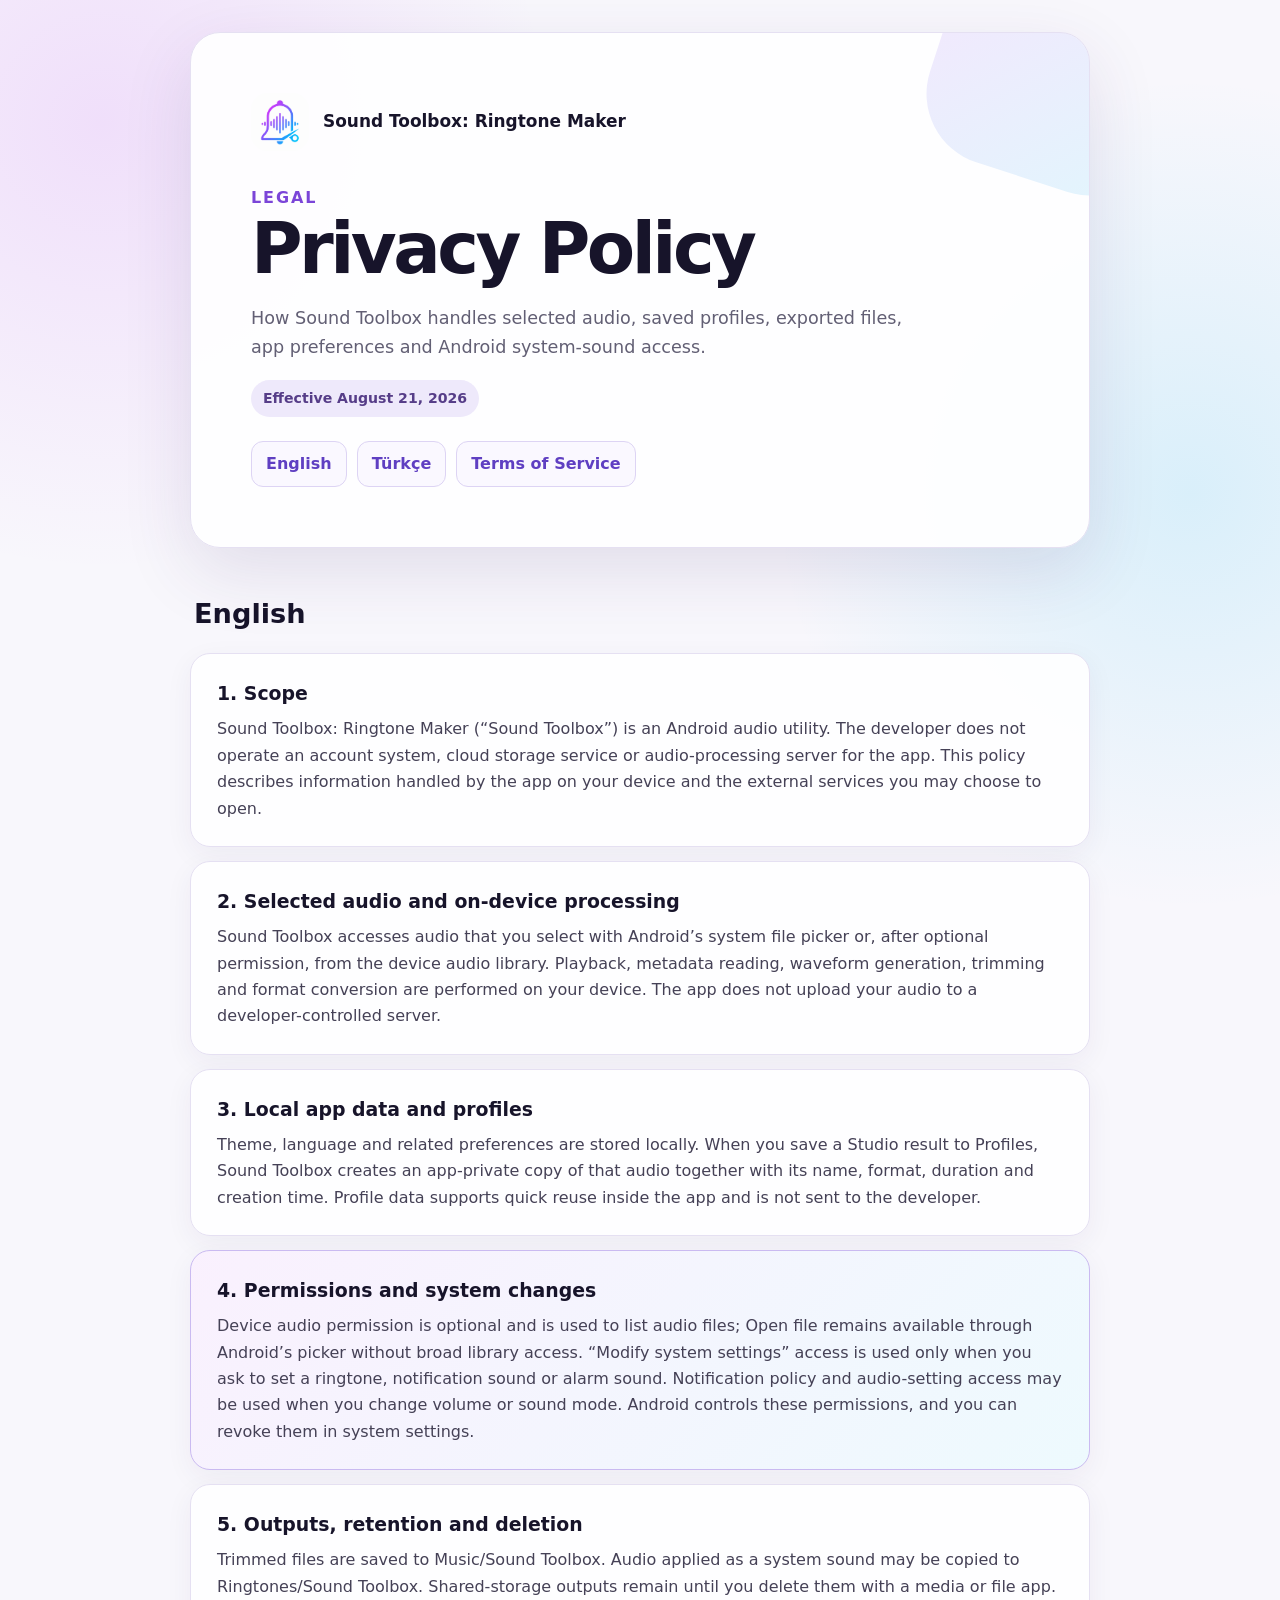
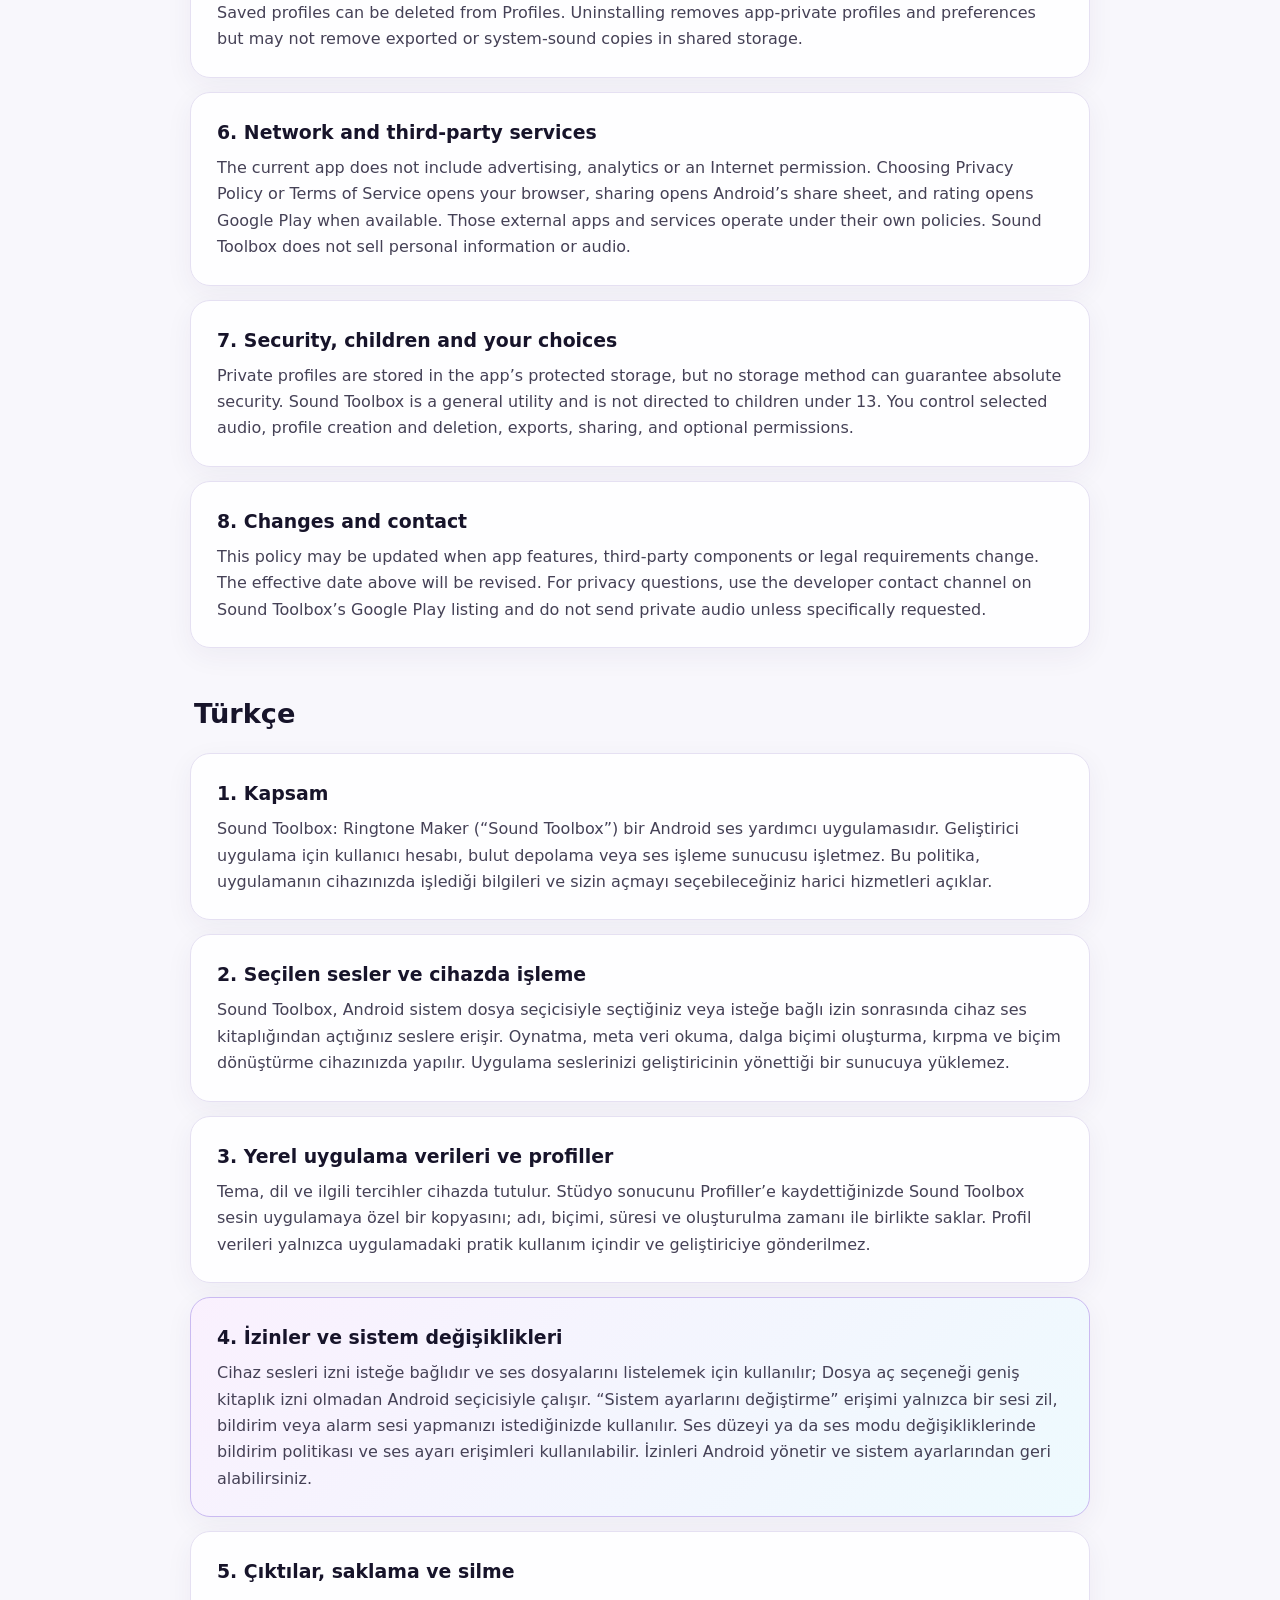
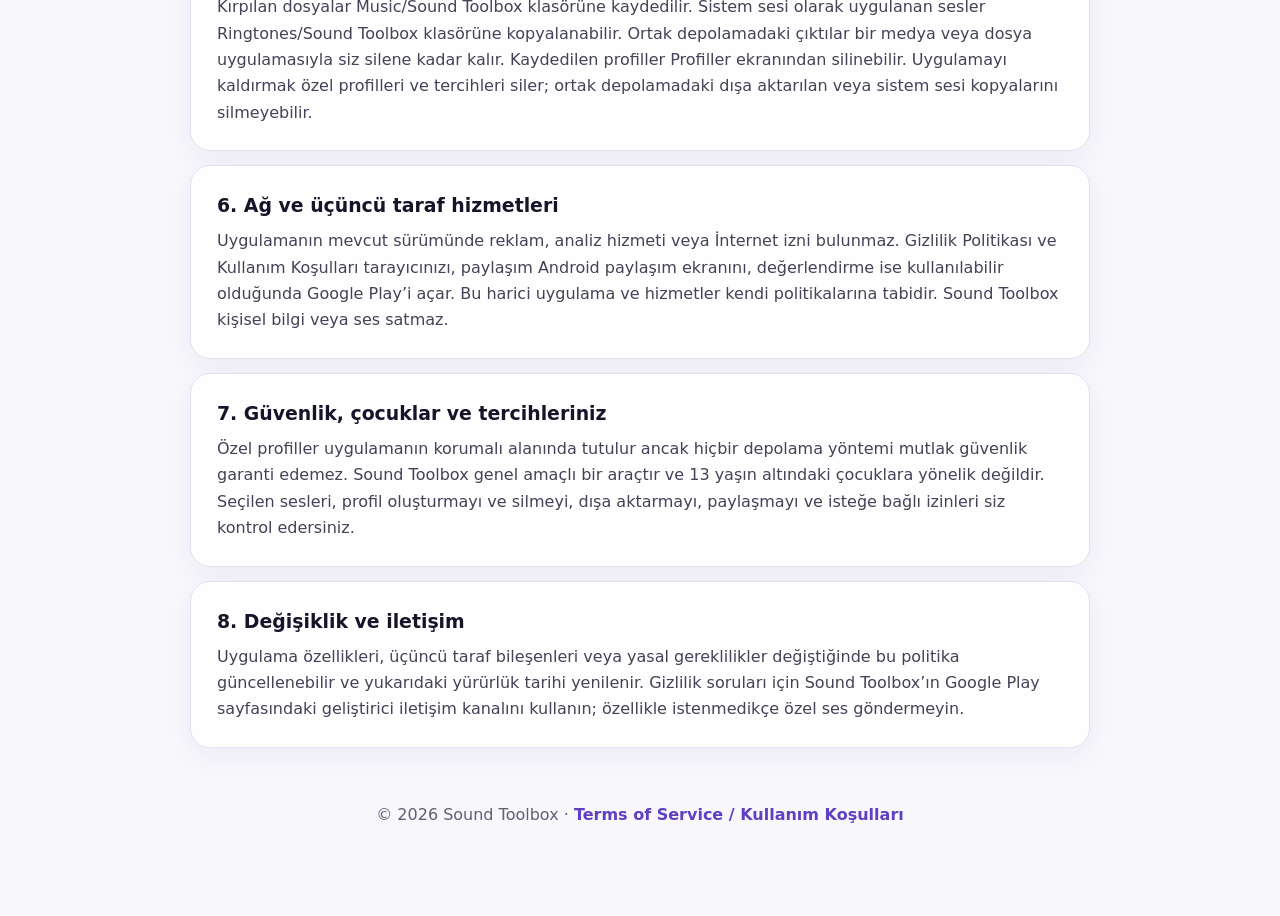
<file: index.html>
<!doctype html>
<html lang="en">
<head>
  <meta charset="utf-8">
  <meta name="viewport" content="width=device-width, initial-scale=1">
  <meta name="theme-color" content="#6d4aff">
  <meta name="description" content="Privacy Policy for Sound Toolbox: Ringtone Maker">
  <title>Sound Toolbox: Ringtone Maker — Privacy Policy</title>
  <link rel="stylesheet" href="styles.css">
</head>
<body>
<main>
  <header>
    <div class="brand"><img src="app_logo.png" alt=""><strong>Sound Toolbox: Ringtone Maker</strong></div>
    <p class="eyebrow">Legal</p>
    <h1>Privacy Policy</h1>
    <p class="lead">How Sound Toolbox handles selected audio, saved profiles, exported files, app preferences and Android system-sound access.</p>
    <div class="meta">Effective August 21, 2026</div>
    <nav><a href="#english">English</a><a href="#turkce">Türkçe</a><a href="terms-of-service.html">Terms of Service</a></nav>
  </header>

  <h2 class="language-title" id="english">English</h2>
  <section><h2>1. Scope</h2><p>Sound Toolbox: Ringtone Maker (“Sound Toolbox”) is an Android audio utility. The developer does not operate an account system, cloud storage service or audio-processing server for the app. This policy describes information handled by the app on your device and the external services you may choose to open.</p></section>
  <section><h2>2. Selected audio and on-device processing</h2><p>Sound Toolbox accesses audio that you select with Android’s system file picker or, after optional permission, from the device audio library. Playback, metadata reading, waveform generation, trimming and format conversion are performed on your device. The app does not upload your audio to a developer-controlled server.</p></section>
  <section><h2>3. Local app data and profiles</h2><p>Theme, language and related preferences are stored locally. When you save a Studio result to Profiles, Sound Toolbox creates an app-private copy of that audio together with its name, format, duration and creation time. Profile data supports quick reuse inside the app and is not sent to the developer.</p></section>
  <section class="notice"><h2>4. Permissions and system changes</h2><p>Device audio permission is optional and is used to list audio files; Open file remains available through Android’s picker without broad library access. “Modify system settings” access is used only when you ask to set a ringtone, notification sound or alarm sound. Notification policy and audio-setting access may be used when you change volume or sound mode. Android controls these permissions, and you can revoke them in system settings.</p></section>
  <section><h2>5. Outputs, retention and deletion</h2><p>Trimmed files are saved to Music/Sound Toolbox. Audio applied as a system sound may be copied to Ringtones/Sound Toolbox. Shared-storage outputs remain until you delete them with a media or file app. Saved profiles can be deleted from Profiles. Uninstalling removes app-private profiles and preferences but may not remove exported or system-sound copies in shared storage.</p></section>
  <section><h2>6. Network and third-party services</h2><p>The current app does not include advertising, analytics or an Internet permission. Choosing Privacy Policy or Terms of Service opens your browser, sharing opens Android’s share sheet, and rating opens Google Play when available. Those external apps and services operate under their own policies. Sound Toolbox does not sell personal information or audio.</p></section>
  <section><h2>7. Security, children and your choices</h2><p>Private profiles are stored in the app’s protected storage, but no storage method can guarantee absolute security. Sound Toolbox is a general utility and is not directed to children under 13. You control selected audio, profile creation and deletion, exports, sharing, and optional permissions.</p></section>
  <section><h2>8. Changes and contact</h2><p>This policy may be updated when app features, third-party components or legal requirements change. The effective date above will be revised. For privacy questions, use the developer contact channel on Sound Toolbox’s Google Play listing and do not send private audio unless specifically requested.</p></section>

  <h2 class="language-title" id="turkce">Türkçe</h2>
  <section><h2>1. Kapsam</h2><p>Sound Toolbox: Ringtone Maker (“Sound Toolbox”) bir Android ses yardımcı uygulamasıdır. Geliştirici uygulama için kullanıcı hesabı, bulut depolama veya ses işleme sunucusu işletmez. Bu politika, uygulamanın cihazınızda işlediği bilgileri ve sizin açmayı seçebileceğiniz harici hizmetleri açıklar.</p></section>
  <section><h2>2. Seçilen sesler ve cihazda işleme</h2><p>Sound Toolbox, Android sistem dosya seçicisiyle seçtiğiniz veya isteğe bağlı izin sonrasında cihaz ses kitaplığından açtığınız seslere erişir. Oynatma, meta veri okuma, dalga biçimi oluşturma, kırpma ve biçim dönüştürme cihazınızda yapılır. Uygulama seslerinizi geliştiricinin yönettiği bir sunucuya yüklemez.</p></section>
  <section><h2>3. Yerel uygulama verileri ve profiller</h2><p>Tema, dil ve ilgili tercihler cihazda tutulur. Stüdyo sonucunu Profiller’e kaydettiğinizde Sound Toolbox sesin uygulamaya özel bir kopyasını; adı, biçimi, süresi ve oluşturulma zamanı ile birlikte saklar. Profil verileri yalnızca uygulamadaki pratik kullanım içindir ve geliştiriciye gönderilmez.</p></section>
  <section class="notice"><h2>4. İzinler ve sistem değişiklikleri</h2><p>Cihaz sesleri izni isteğe bağlıdır ve ses dosyalarını listelemek için kullanılır; Dosya aç seçeneği geniş kitaplık izni olmadan Android seçicisiyle çalışır. “Sistem ayarlarını değiştirme” erişimi yalnızca bir sesi zil, bildirim veya alarm sesi yapmanızı istediğinizde kullanılır. Ses düzeyi ya da ses modu değişikliklerinde bildirim politikası ve ses ayarı erişimleri kullanılabilir. İzinleri Android yönetir ve sistem ayarlarından geri alabilirsiniz.</p></section>
  <section><h2>5. Çıktılar, saklama ve silme</h2><p>Kırpılan dosyalar Music/Sound Toolbox klasörüne kaydedilir. Sistem sesi olarak uygulanan sesler Ringtones/Sound Toolbox klasörüne kopyalanabilir. Ortak depolamadaki çıktılar bir medya veya dosya uygulamasıyla siz silene kadar kalır. Kaydedilen profiller Profiller ekranından silinebilir. Uygulamayı kaldırmak özel profilleri ve tercihleri siler; ortak depolamadaki dışa aktarılan veya sistem sesi kopyalarını silmeyebilir.</p></section>
  <section><h2>6. Ağ ve üçüncü taraf hizmetleri</h2><p>Uygulamanın mevcut sürümünde reklam, analiz hizmeti veya İnternet izni bulunmaz. Gizlilik Politikası ve Kullanım Koşulları tarayıcınızı, paylaşım Android paylaşım ekranını, değerlendirme ise kullanılabilir olduğunda Google Play’i açar. Bu harici uygulama ve hizmetler kendi politikalarına tabidir. Sound Toolbox kişisel bilgi veya ses satmaz.</p></section>
  <section><h2>7. Güvenlik, çocuklar ve tercihleriniz</h2><p>Özel profiller uygulamanın korumalı alanında tutulur ancak hiçbir depolama yöntemi mutlak güvenlik garanti edemez. Sound Toolbox genel amaçlı bir araçtır ve 13 yaşın altındaki çocuklara yönelik değildir. Seçilen sesleri, profil oluşturmayı ve silmeyi, dışa aktarmayı, paylaşmayı ve isteğe bağlı izinleri siz kontrol edersiniz.</p></section>
  <section><h2>8. Değişiklik ve iletişim</h2><p>Uygulama özellikleri, üçüncü taraf bileşenleri veya yasal gereklilikler değiştiğinde bu politika güncellenebilir ve yukarıdaki yürürlük tarihi yenilenir. Gizlilik soruları için Sound Toolbox’ın Google Play sayfasındaki geliştirici iletişim kanalını kullanın; özellikle istenmedikçe özel ses göndermeyin.</p></section>

  <footer>© 2026 Sound Toolbox · <a href="terms-of-service.html">Terms of Service / Kullanım Koşulları</a></footer>
</main>
</body>
</html>
</file>
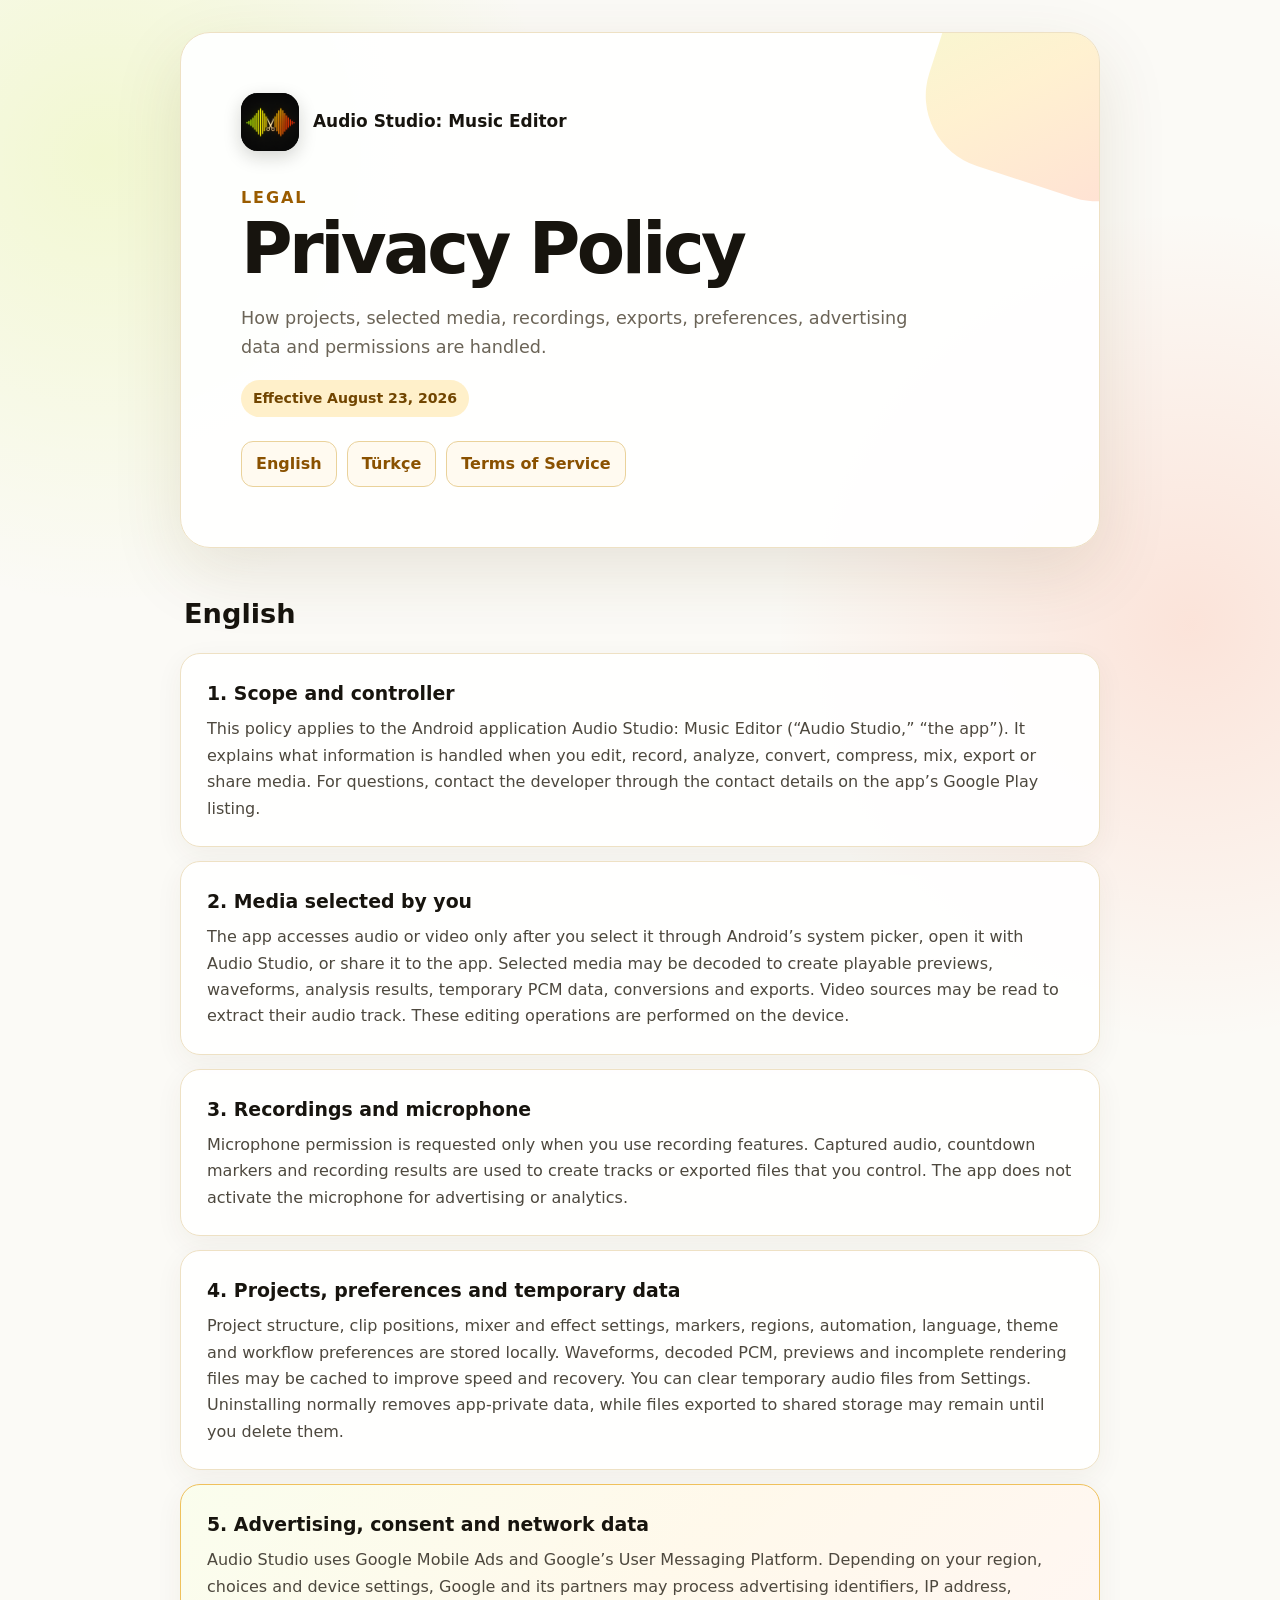
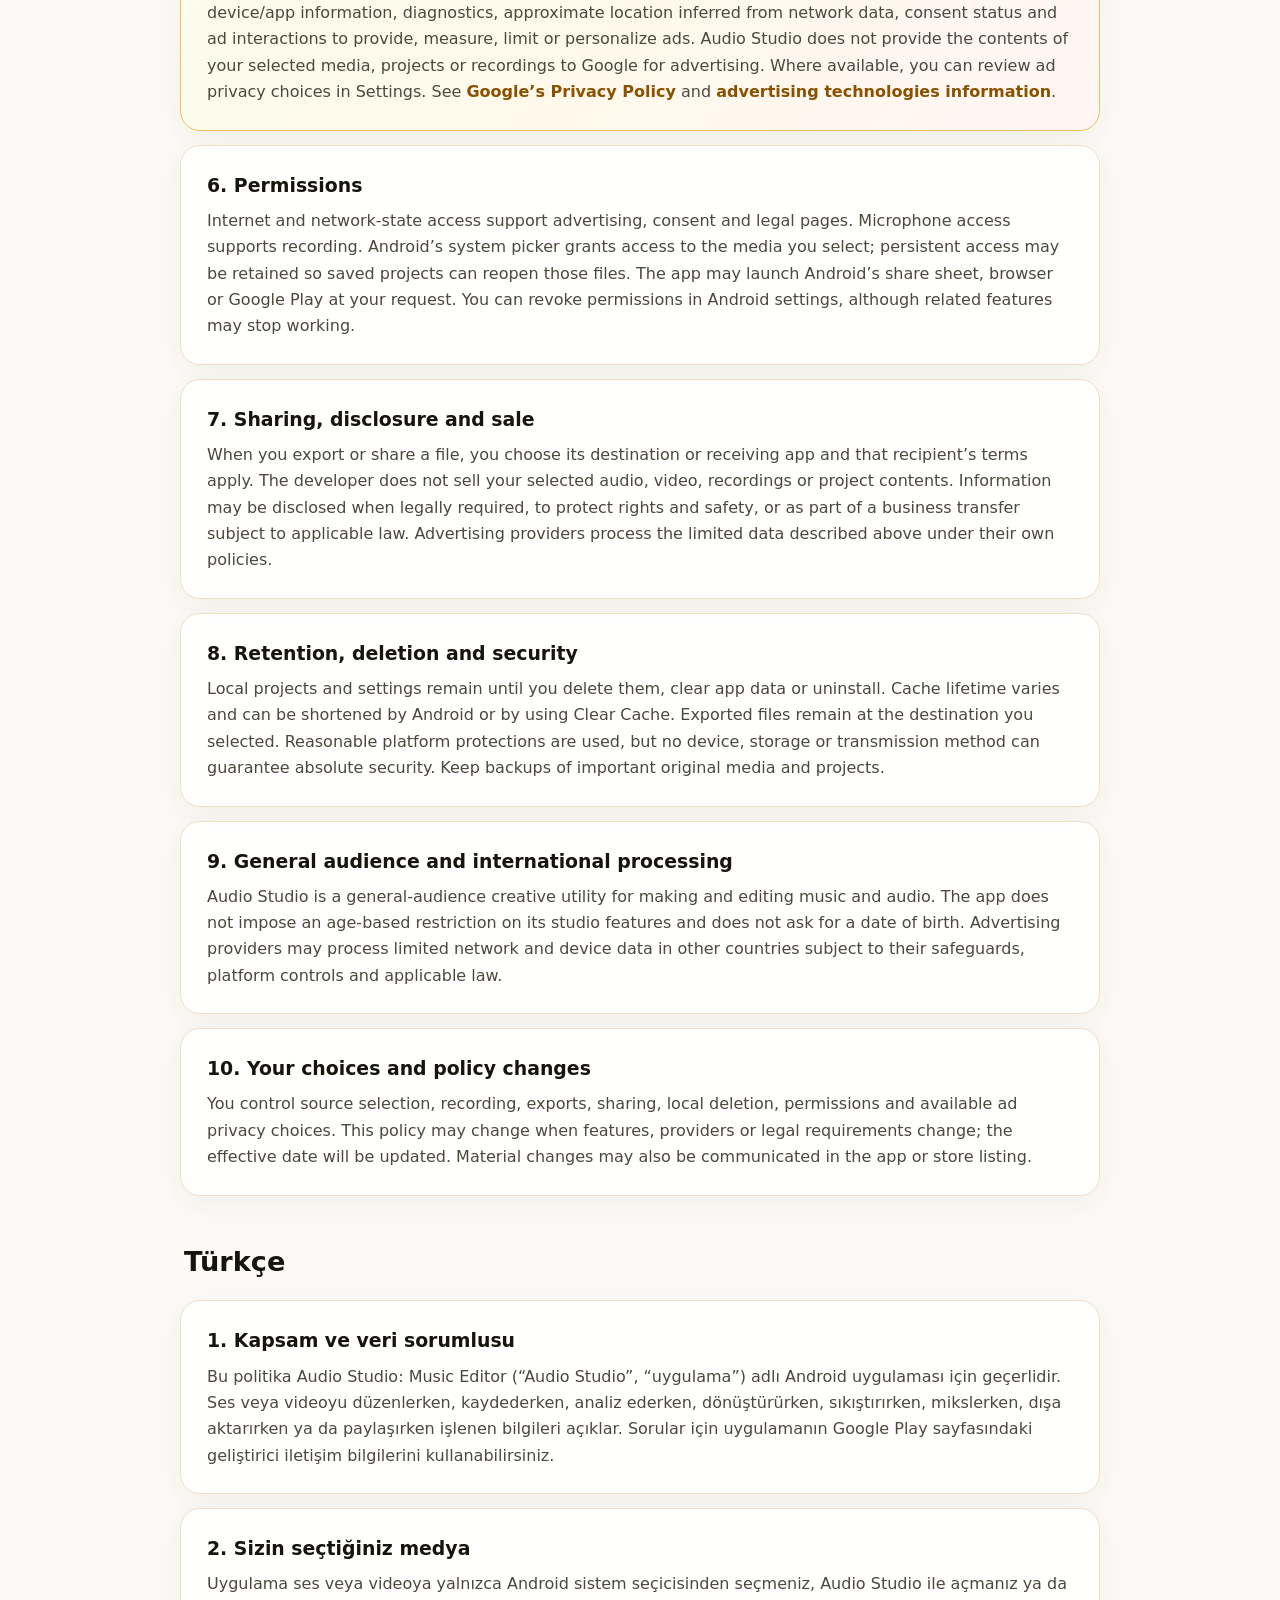
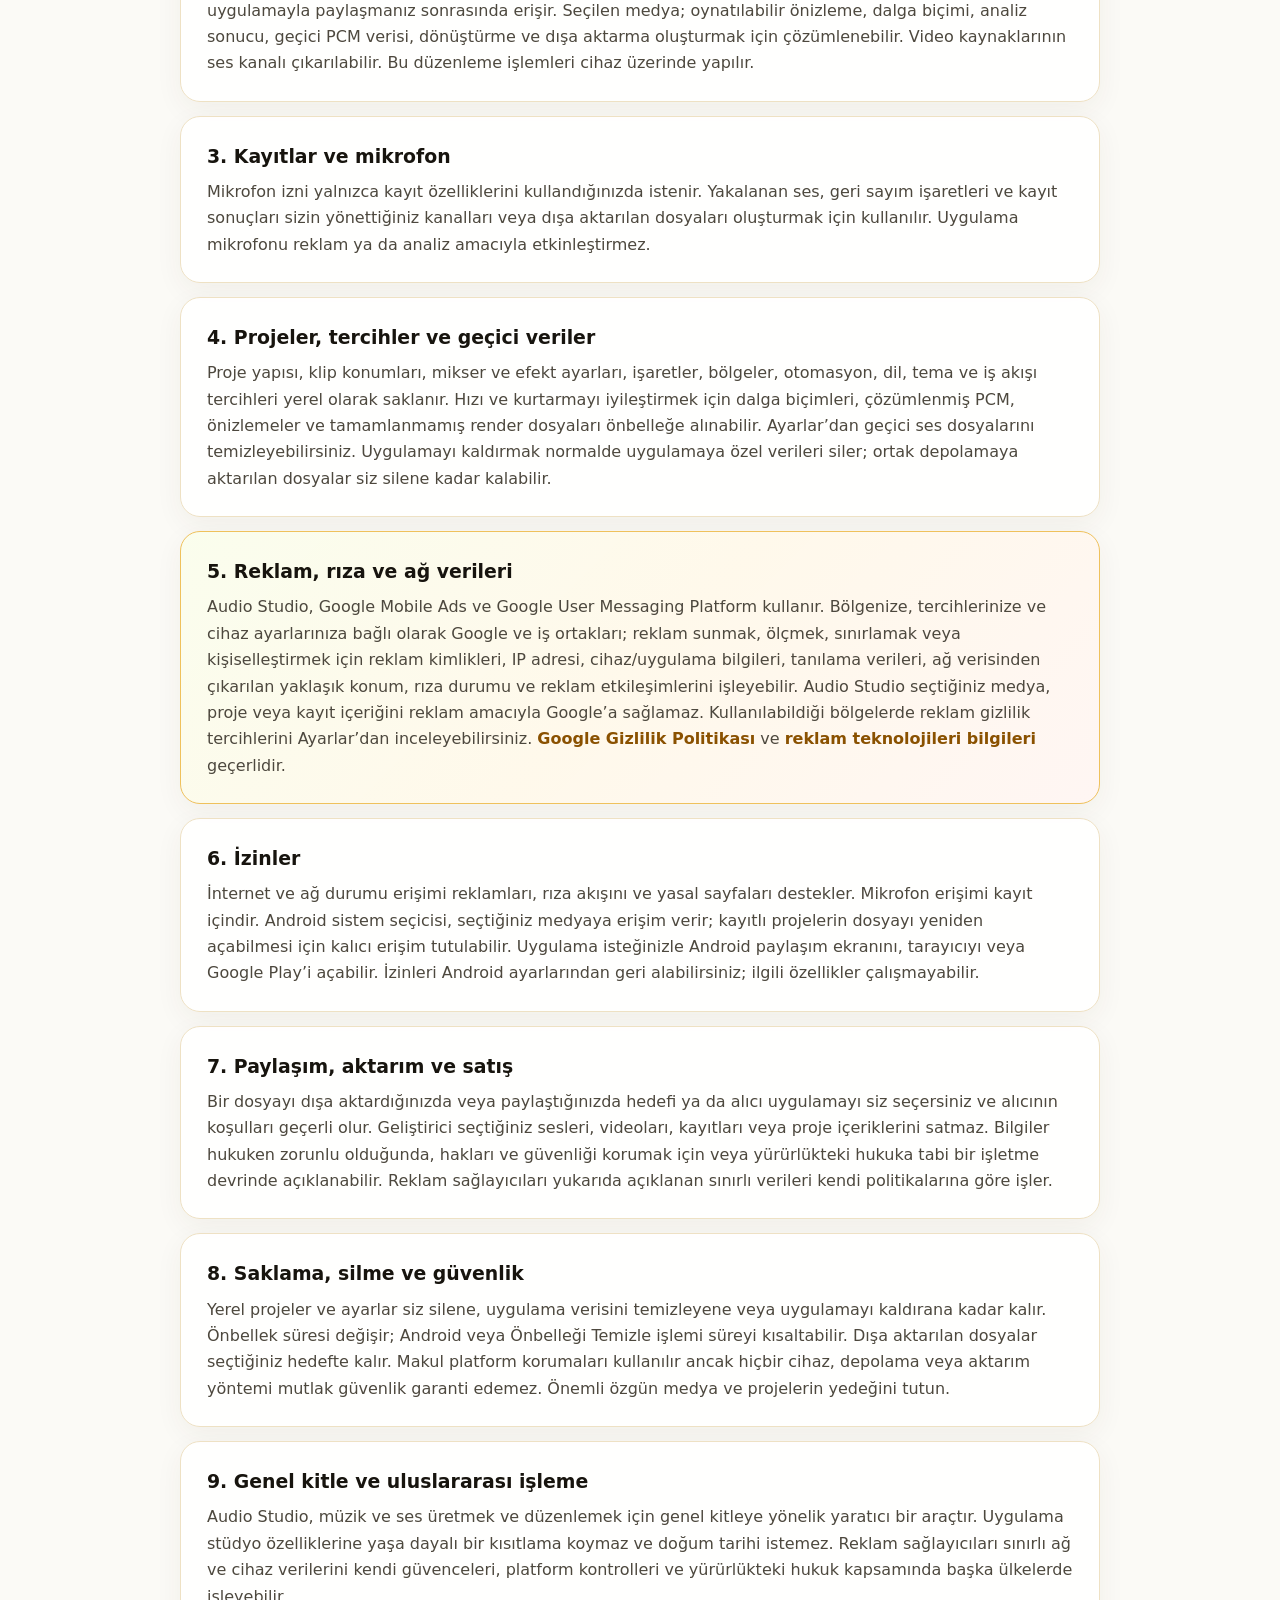
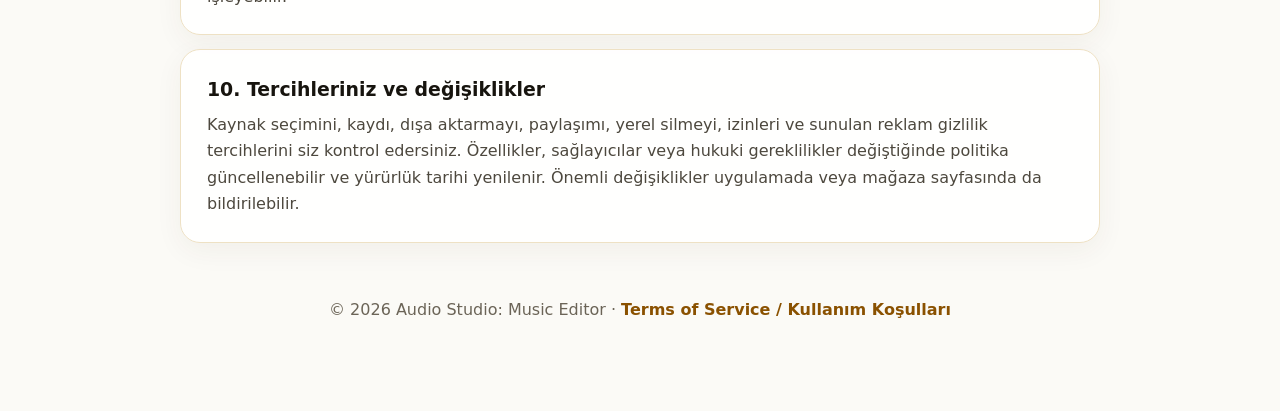
<file: audio-studio/index.html>
<!doctype html>
<html lang="en">
<head>
  <meta charset="utf-8"><meta name="viewport" content="width=device-width,initial-scale=1">
  <meta name="theme-color" content="#ffb000"><meta name="description" content="Privacy Policy for Audio Studio: Music Editor">
  <title>Audio Studio: Music Editor — Privacy Policy</title><link rel="stylesheet" href="styles.css">
</head>
<body><main>
  <header><div class="brand"><img class="brand-logo" src="app_logo.png" alt="Audio Studio: Music Editor logo" width="58" height="58"><strong>Audio Studio: Music Editor</strong></div><p class="eyebrow">Legal</p><h1>Privacy Policy</h1><p class="lead">How projects, selected media, recordings, exports, preferences, advertising data and permissions are handled.</p><div class="meta">Effective August 23, 2026</div><nav><a href="#english">English</a><a href="#turkce">Türkçe</a><a href="terms-of-service.html">Terms of Service</a></nav></header>
  <h2 class="language-title" id="english">English</h2>
  <section><h2>1. Scope and controller</h2><p>This policy applies to the Android application Audio Studio: Music Editor (“Audio Studio,” “the app”). It explains what information is handled when you edit, record, analyze, convert, compress, mix, export or share media. For questions, contact the developer through the contact details on the app’s Google Play listing.</p></section>
  <section><h2>2. Media selected by you</h2><p>The app accesses audio or video only after you select it through Android’s system picker, open it with Audio Studio, or share it to the app. Selected media may be decoded to create playable previews, waveforms, analysis results, temporary PCM data, conversions and exports. Video sources may be read to extract their audio track. These editing operations are performed on the device.</p></section>
  <section><h2>3. Recordings and microphone</h2><p>Microphone permission is requested only when you use recording features. Captured audio, countdown markers and recording results are used to create tracks or exported files that you control. The app does not activate the microphone for advertising or analytics.</p></section>
  <section><h2>4. Projects, preferences and temporary data</h2><p>Project structure, clip positions, mixer and effect settings, markers, regions, automation, language, theme and workflow preferences are stored locally. Waveforms, decoded PCM, previews and incomplete rendering files may be cached to improve speed and recovery. You can clear temporary audio files from Settings. Uninstalling normally removes app-private data, while files exported to shared storage may remain until you delete them.</p></section>
  <section class="notice"><h2>5. Advertising, consent and network data</h2><p>Audio Studio uses Google Mobile Ads and Google’s User Messaging Platform. Depending on your region, choices and device settings, Google and its partners may process advertising identifiers, IP address, device/app information, diagnostics, approximate location inferred from network data, consent status and ad interactions to provide, measure, limit or personalize ads. Audio Studio does not provide the contents of your selected media, projects or recordings to Google for advertising. Where available, you can review ad privacy choices in Settings. See <a href="https://policies.google.com/privacy">Google’s Privacy Policy</a> and <a href="https://policies.google.com/technologies/ads">advertising technologies information</a>.</p></section>
  <section><h2>6. Permissions</h2><p>Internet and network-state access support advertising, consent and legal pages. Microphone access supports recording. Android’s system picker grants access to the media you select; persistent access may be retained so saved projects can reopen those files. The app may launch Android’s share sheet, browser or Google Play at your request. You can revoke permissions in Android settings, although related features may stop working.</p></section>
  <section><h2>7. Sharing, disclosure and sale</h2><p>When you export or share a file, you choose its destination or receiving app and that recipient’s terms apply. The developer does not sell your selected audio, video, recordings or project contents. Information may be disclosed when legally required, to protect rights and safety, or as part of a business transfer subject to applicable law. Advertising providers process the limited data described above under their own policies.</p></section>
  <section><h2>8. Retention, deletion and security</h2><p>Local projects and settings remain until you delete them, clear app data or uninstall. Cache lifetime varies and can be shortened by Android or by using Clear Cache. Exported files remain at the destination you selected. Reasonable platform protections are used, but no device, storage or transmission method can guarantee absolute security. Keep backups of important original media and projects.</p></section>
  <section><h2>9. General audience and international processing</h2><p>Audio Studio is a general-audience creative utility for making and editing music and audio. The app does not impose an age-based restriction on its studio features and does not ask for a date of birth. Advertising providers may process limited network and device data in other countries subject to their safeguards, platform controls and applicable law.</p></section>
  <section><h2>10. Your choices and policy changes</h2><p>You control source selection, recording, exports, sharing, local deletion, permissions and available ad privacy choices. This policy may change when features, providers or legal requirements change; the effective date will be updated. Material changes may also be communicated in the app or store listing.</p></section>
  <h2 class="language-title" id="turkce">Türkçe</h2>
  <section><h2>1. Kapsam ve veri sorumlusu</h2><p>Bu politika Audio Studio: Music Editor (“Audio Studio”, “uygulama”) adlı Android uygulaması için geçerlidir. Ses veya videoyu düzenlerken, kaydederken, analiz ederken, dönüştürürken, sıkıştırırken, mikslerken, dışa aktarırken ya da paylaşırken işlenen bilgileri açıklar. Sorular için uygulamanın Google Play sayfasındaki geliştirici iletişim bilgilerini kullanabilirsiniz.</p></section>
  <section><h2>2. Sizin seçtiğiniz medya</h2><p>Uygulama ses veya videoya yalnızca Android sistem seçicisinden seçmeniz, Audio Studio ile açmanız ya da uygulamayla paylaşmanız sonrasında erişir. Seçilen medya; oynatılabilir önizleme, dalga biçimi, analiz sonucu, geçici PCM verisi, dönüştürme ve dışa aktarma oluşturmak için çözümlenebilir. Video kaynaklarının ses kanalı çıkarılabilir. Bu düzenleme işlemleri cihaz üzerinde yapılır.</p></section>
  <section><h2>3. Kayıtlar ve mikrofon</h2><p>Mikrofon izni yalnızca kayıt özelliklerini kullandığınızda istenir. Yakalanan ses, geri sayım işaretleri ve kayıt sonuçları sizin yönettiğiniz kanalları veya dışa aktarılan dosyaları oluşturmak için kullanılır. Uygulama mikrofonu reklam ya da analiz amacıyla etkinleştirmez.</p></section>
  <section><h2>4. Projeler, tercihler ve geçici veriler</h2><p>Proje yapısı, klip konumları, mikser ve efekt ayarları, işaretler, bölgeler, otomasyon, dil, tema ve iş akışı tercihleri yerel olarak saklanır. Hızı ve kurtarmayı iyileştirmek için dalga biçimleri, çözümlenmiş PCM, önizlemeler ve tamamlanmamış render dosyaları önbelleğe alınabilir. Ayarlar’dan geçici ses dosyalarını temizleyebilirsiniz. Uygulamayı kaldırmak normalde uygulamaya özel verileri siler; ortak depolamaya aktarılan dosyalar siz silene kadar kalabilir.</p></section>
  <section class="notice"><h2>5. Reklam, rıza ve ağ verileri</h2><p>Audio Studio, Google Mobile Ads ve Google User Messaging Platform kullanır. Bölgenize, tercihlerinize ve cihaz ayarlarınıza bağlı olarak Google ve iş ortakları; reklam sunmak, ölçmek, sınırlamak veya kişiselleştirmek için reklam kimlikleri, IP adresi, cihaz/uygulama bilgileri, tanılama verileri, ağ verisinden çıkarılan yaklaşık konum, rıza durumu ve reklam etkileşimlerini işleyebilir. Audio Studio seçtiğiniz medya, proje veya kayıt içeriğini reklam amacıyla Google’a sağlamaz. Kullanılabildiği bölgelerde reklam gizlilik tercihlerini Ayarlar’dan inceleyebilirsiniz. <a href="https://policies.google.com/privacy">Google Gizlilik Politikası</a> ve <a href="https://policies.google.com/technologies/ads">reklam teknolojileri bilgileri</a> geçerlidir.</p></section>
  <section><h2>6. İzinler</h2><p>İnternet ve ağ durumu erişimi reklamları, rıza akışını ve yasal sayfaları destekler. Mikrofon erişimi kayıt içindir. Android sistem seçicisi, seçtiğiniz medyaya erişim verir; kayıtlı projelerin dosyayı yeniden açabilmesi için kalıcı erişim tutulabilir. Uygulama isteğinizle Android paylaşım ekranını, tarayıcıyı veya Google Play’i açabilir. İzinleri Android ayarlarından geri alabilirsiniz; ilgili özellikler çalışmayabilir.</p></section>
  <section><h2>7. Paylaşım, aktarım ve satış</h2><p>Bir dosyayı dışa aktardığınızda veya paylaştığınızda hedefi ya da alıcı uygulamayı siz seçersiniz ve alıcının koşulları geçerli olur. Geliştirici seçtiğiniz sesleri, videoları, kayıtları veya proje içeriklerini satmaz. Bilgiler hukuken zorunlu olduğunda, hakları ve güvenliği korumak için veya yürürlükteki hukuka tabi bir işletme devrinde açıklanabilir. Reklam sağlayıcıları yukarıda açıklanan sınırlı verileri kendi politikalarına göre işler.</p></section>
  <section><h2>8. Saklama, silme ve güvenlik</h2><p>Yerel projeler ve ayarlar siz silene, uygulama verisini temizleyene veya uygulamayı kaldırana kadar kalır. Önbellek süresi değişir; Android veya Önbelleği Temizle işlemi süreyi kısaltabilir. Dışa aktarılan dosyalar seçtiğiniz hedefte kalır. Makul platform korumaları kullanılır ancak hiçbir cihaz, depolama veya aktarım yöntemi mutlak güvenlik garanti edemez. Önemli özgün medya ve projelerin yedeğini tutun.</p></section>
  <section><h2>9. Genel kitle ve uluslararası işleme</h2><p>Audio Studio, müzik ve ses üretmek ve düzenlemek için genel kitleye yönelik yaratıcı bir araçtır. Uygulama stüdyo özelliklerine yaşa dayalı bir kısıtlama koymaz ve doğum tarihi istemez. Reklam sağlayıcıları sınırlı ağ ve cihaz verilerini kendi güvenceleri, platform kontrolleri ve yürürlükteki hukuk kapsamında başka ülkelerde işleyebilir.</p></section>
  <section><h2>10. Tercihleriniz ve değişiklikler</h2><p>Kaynak seçimini, kaydı, dışa aktarmayı, paylaşımı, yerel silmeyi, izinleri ve sunulan reklam gizlilik tercihlerini siz kontrol edersiniz. Özellikler, sağlayıcılar veya hukuki gereklilikler değiştiğinde politika güncellenebilir ve yürürlük tarihi yenilenir. Önemli değişiklikler uygulamada veya mağaza sayfasında da bildirilebilir.</p></section>
  <footer>© 2026 Audio Studio: Music Editor · <a href="terms-of-service.html">Terms of Service / Kullanım Koşulları</a></footer>
</main></body></html>
</file>
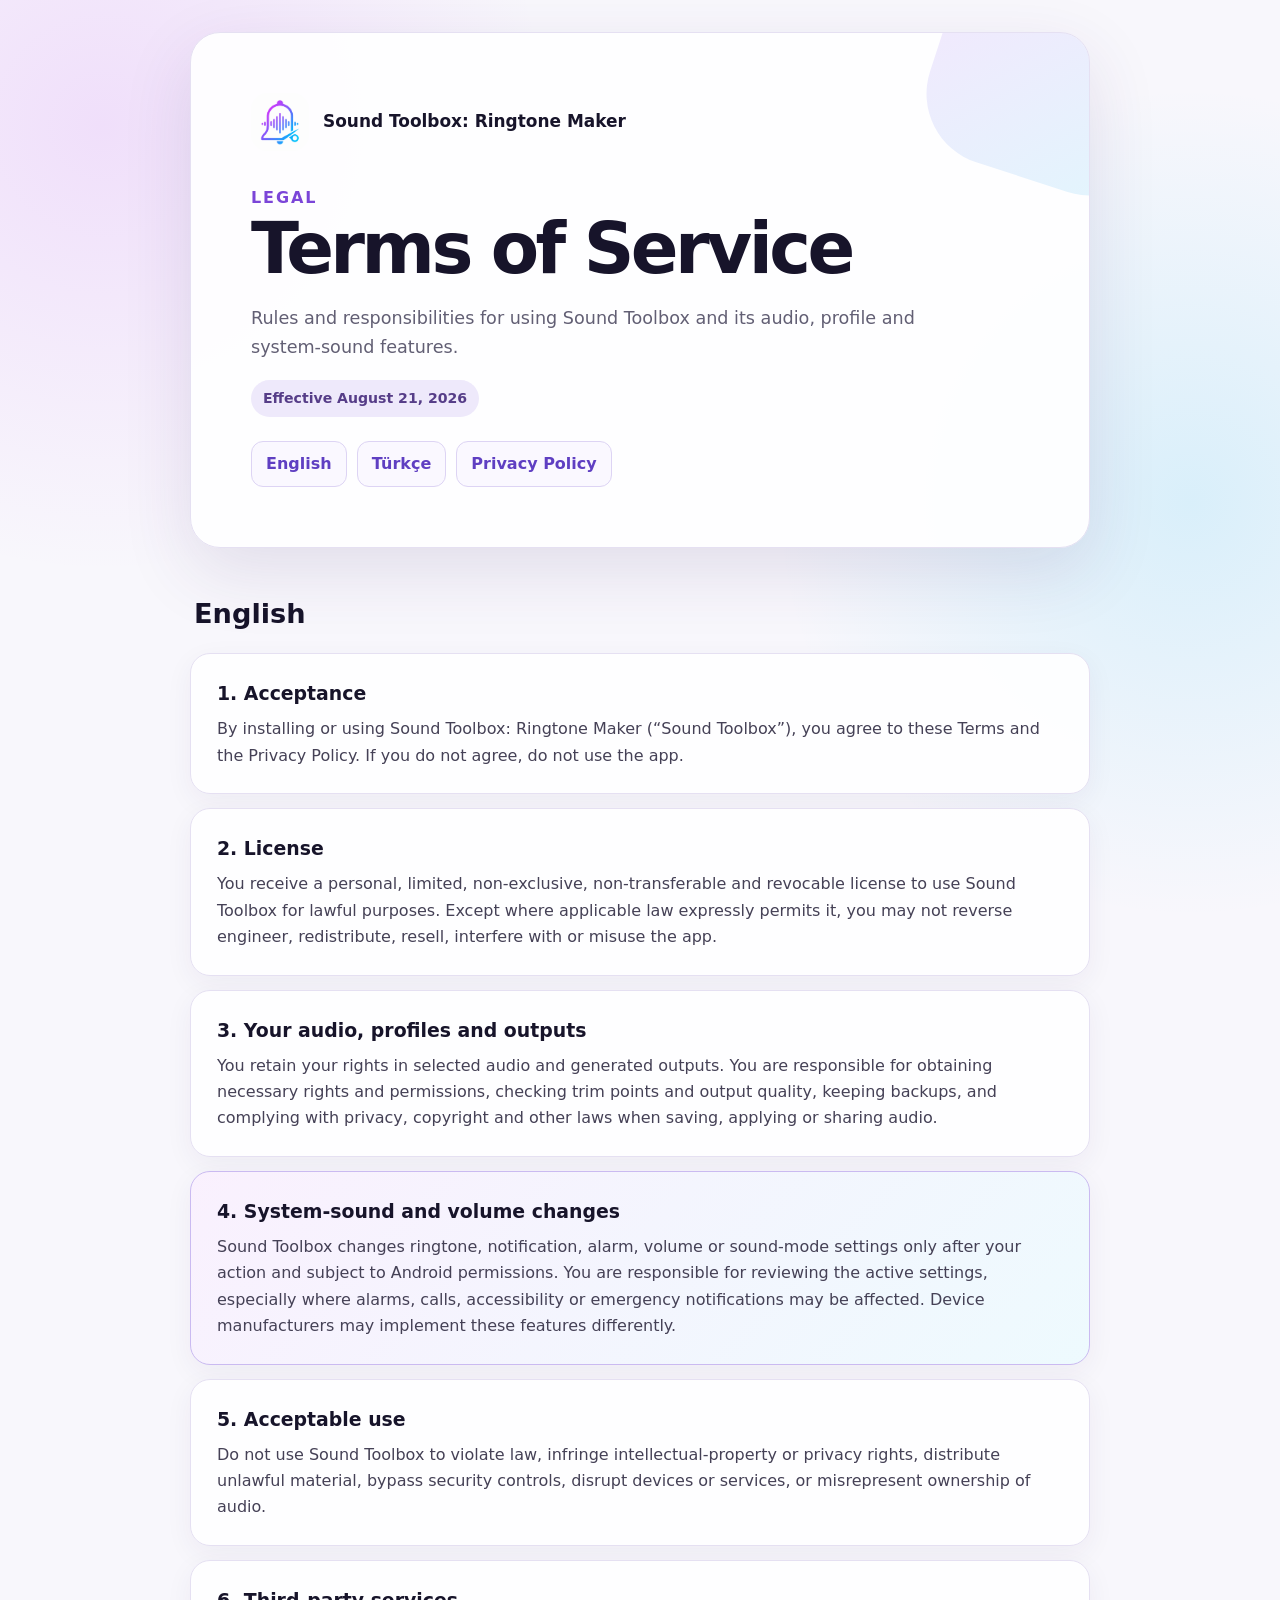
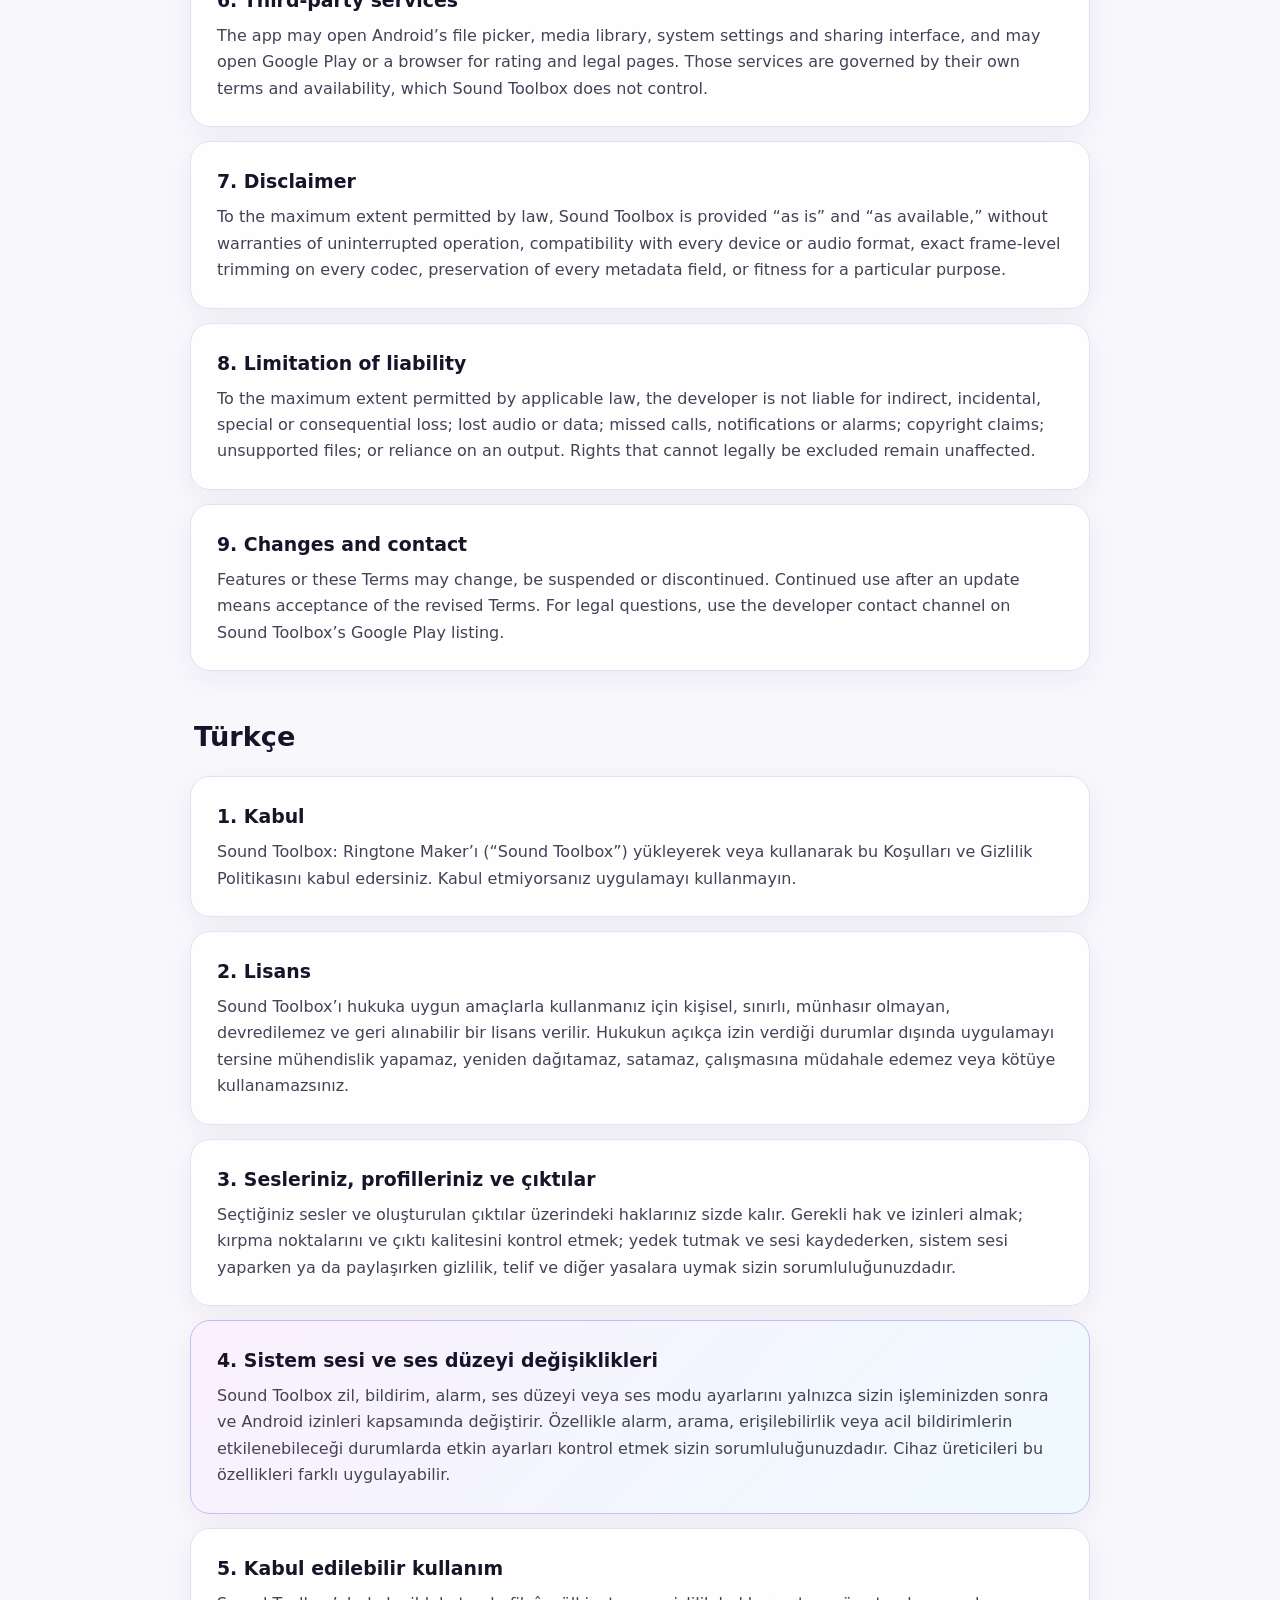
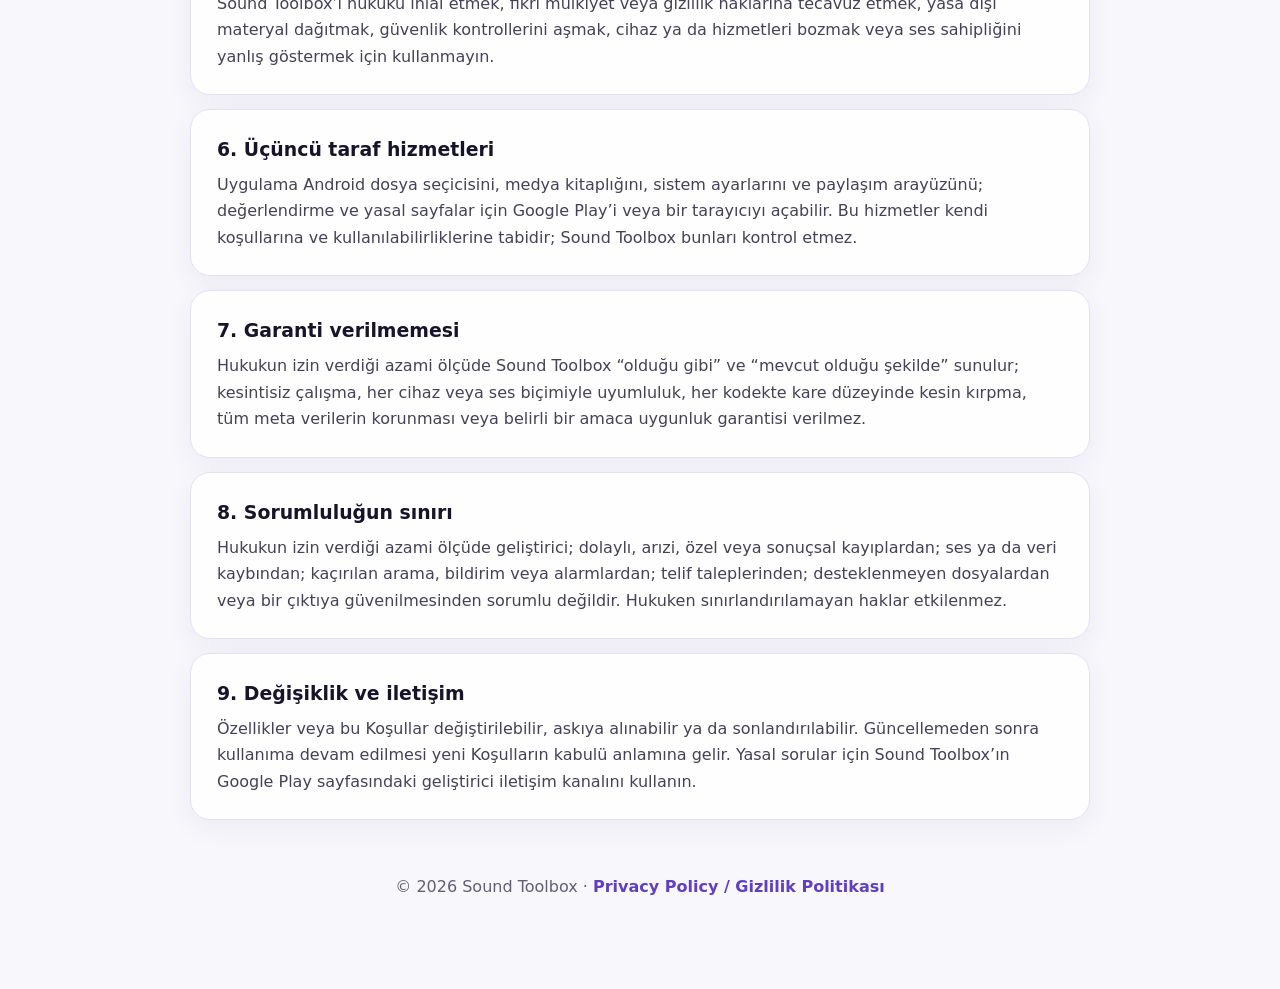
<file: terms-of-service.html>
<!doctype html>
<html lang="en">
<head>
  <meta charset="utf-8">
  <meta name="viewport" content="width=device-width, initial-scale=1">
  <meta name="theme-color" content="#6d4aff">
  <meta name="description" content="Terms of Service for Sound Toolbox: Ringtone Maker">
  <title>Sound Toolbox: Ringtone Maker — Terms of Service</title>
  <link rel="stylesheet" href="styles.css">
</head>
<body>
<main>
  <header>
    <div class="brand"><img src="app_logo.png" alt=""><strong>Sound Toolbox: Ringtone Maker</strong></div>
    <p class="eyebrow">Legal</p>
    <h1>Terms of Service</h1>
    <p class="lead">Rules and responsibilities for using Sound Toolbox and its audio, profile and system-sound features.</p>
    <div class="meta">Effective August 21, 2026</div>
    <nav><a href="#english">English</a><a href="#turkce">Türkçe</a><a href="index.html">Privacy Policy</a></nav>
  </header>

  <h2 class="language-title" id="english">English</h2>
  <section><h2>1. Acceptance</h2><p>By installing or using Sound Toolbox: Ringtone Maker (“Sound Toolbox”), you agree to these Terms and the Privacy Policy. If you do not agree, do not use the app.</p></section>
  <section><h2>2. License</h2><p>You receive a personal, limited, non-exclusive, non-transferable and revocable license to use Sound Toolbox for lawful purposes. Except where applicable law expressly permits it, you may not reverse engineer, redistribute, resell, interfere with or misuse the app.</p></section>
  <section><h2>3. Your audio, profiles and outputs</h2><p>You retain your rights in selected audio and generated outputs. You are responsible for obtaining necessary rights and permissions, checking trim points and output quality, keeping backups, and complying with privacy, copyright and other laws when saving, applying or sharing audio.</p></section>
  <section class="notice"><h2>4. System-sound and volume changes</h2><p>Sound Toolbox changes ringtone, notification, alarm, volume or sound-mode settings only after your action and subject to Android permissions. You are responsible for reviewing the active settings, especially where alarms, calls, accessibility or emergency notifications may be affected. Device manufacturers may implement these features differently.</p></section>
  <section><h2>5. Acceptable use</h2><p>Do not use Sound Toolbox to violate law, infringe intellectual-property or privacy rights, distribute unlawful material, bypass security controls, disrupt devices or services, or misrepresent ownership of audio.</p></section>
  <section><h2>6. Third-party services</h2><p>The app may open Android’s file picker, media library, system settings and sharing interface, and may open Google Play or a browser for rating and legal pages. Those services are governed by their own terms and availability, which Sound Toolbox does not control.</p></section>
  <section><h2>7. Disclaimer</h2><p>To the maximum extent permitted by law, Sound Toolbox is provided “as is” and “as available,” without warranties of uninterrupted operation, compatibility with every device or audio format, exact frame-level trimming on every codec, preservation of every metadata field, or fitness for a particular purpose.</p></section>
  <section><h2>8. Limitation of liability</h2><p>To the maximum extent permitted by applicable law, the developer is not liable for indirect, incidental, special or consequential loss; lost audio or data; missed calls, notifications or alarms; copyright claims; unsupported files; or reliance on an output. Rights that cannot legally be excluded remain unaffected.</p></section>
  <section><h2>9. Changes and contact</h2><p>Features or these Terms may change, be suspended or discontinued. Continued use after an update means acceptance of the revised Terms. For legal questions, use the developer contact channel on Sound Toolbox’s Google Play listing.</p></section>

  <h2 class="language-title" id="turkce">Türkçe</h2>
  <section><h2>1. Kabul</h2><p>Sound Toolbox: Ringtone Maker’ı (“Sound Toolbox”) yükleyerek veya kullanarak bu Koşulları ve Gizlilik Politikasını kabul edersiniz. Kabul etmiyorsanız uygulamayı kullanmayın.</p></section>
  <section><h2>2. Lisans</h2><p>Sound Toolbox’ı hukuka uygun amaçlarla kullanmanız için kişisel, sınırlı, münhasır olmayan, devredilemez ve geri alınabilir bir lisans verilir. Hukukun açıkça izin verdiği durumlar dışında uygulamayı tersine mühendislik yapamaz, yeniden dağıtamaz, satamaz, çalışmasına müdahale edemez veya kötüye kullanamazsınız.</p></section>
  <section><h2>3. Sesleriniz, profilleriniz ve çıktılar</h2><p>Seçtiğiniz sesler ve oluşturulan çıktılar üzerindeki haklarınız sizde kalır. Gerekli hak ve izinleri almak; kırpma noktalarını ve çıktı kalitesini kontrol etmek; yedek tutmak ve sesi kaydederken, sistem sesi yaparken ya da paylaşırken gizlilik, telif ve diğer yasalara uymak sizin sorumluluğunuzdadır.</p></section>
  <section class="notice"><h2>4. Sistem sesi ve ses düzeyi değişiklikleri</h2><p>Sound Toolbox zil, bildirim, alarm, ses düzeyi veya ses modu ayarlarını yalnızca sizin işleminizden sonra ve Android izinleri kapsamında değiştirir. Özellikle alarm, arama, erişilebilirlik veya acil bildirimlerin etkilenebileceği durumlarda etkin ayarları kontrol etmek sizin sorumluluğunuzdadır. Cihaz üreticileri bu özellikleri farklı uygulayabilir.</p></section>
  <section><h2>5. Kabul edilebilir kullanım</h2><p>Sound Toolbox’ı hukuku ihlal etmek, fikrî mülkiyet veya gizlilik haklarına tecavüz etmek, yasa dışı materyal dağıtmak, güvenlik kontrollerini aşmak, cihaz ya da hizmetleri bozmak veya ses sahipliğini yanlış göstermek için kullanmayın.</p></section>
  <section><h2>6. Üçüncü taraf hizmetleri</h2><p>Uygulama Android dosya seçicisini, medya kitaplığını, sistem ayarlarını ve paylaşım arayüzünü; değerlendirme ve yasal sayfalar için Google Play’i veya bir tarayıcıyı açabilir. Bu hizmetler kendi koşullarına ve kullanılabilirliklerine tabidir; Sound Toolbox bunları kontrol etmez.</p></section>
  <section><h2>7. Garanti verilmemesi</h2><p>Hukukun izin verdiği azami ölçüde Sound Toolbox “olduğu gibi” ve “mevcut olduğu şekilde” sunulur; kesintisiz çalışma, her cihaz veya ses biçimiyle uyumluluk, her kodekte kare düzeyinde kesin kırpma, tüm meta verilerin korunması veya belirli bir amaca uygunluk garantisi verilmez.</p></section>
  <section><h2>8. Sorumluluğun sınırı</h2><p>Hukukun izin verdiği azami ölçüde geliştirici; dolaylı, arızi, özel veya sonuçsal kayıplardan; ses ya da veri kaybından; kaçırılan arama, bildirim veya alarmlardan; telif taleplerinden; desteklenmeyen dosyalardan veya bir çıktıya güvenilmesinden sorumlu değildir. Hukuken sınırlandırılamayan haklar etkilenmez.</p></section>
  <section><h2>9. Değişiklik ve iletişim</h2><p>Özellikler veya bu Koşullar değiştirilebilir, askıya alınabilir ya da sonlandırılabilir. Güncellemeden sonra kullanıma devam edilmesi yeni Koşulların kabulü anlamına gelir. Yasal sorular için Sound Toolbox’ın Google Play sayfasındaki geliştirici iletişim kanalını kullanın.</p></section>

  <footer>© 2026 Sound Toolbox · <a href="index.html">Privacy Policy / Gizlilik Politikası</a></footer>
</main>
</body>
</html>
</file>
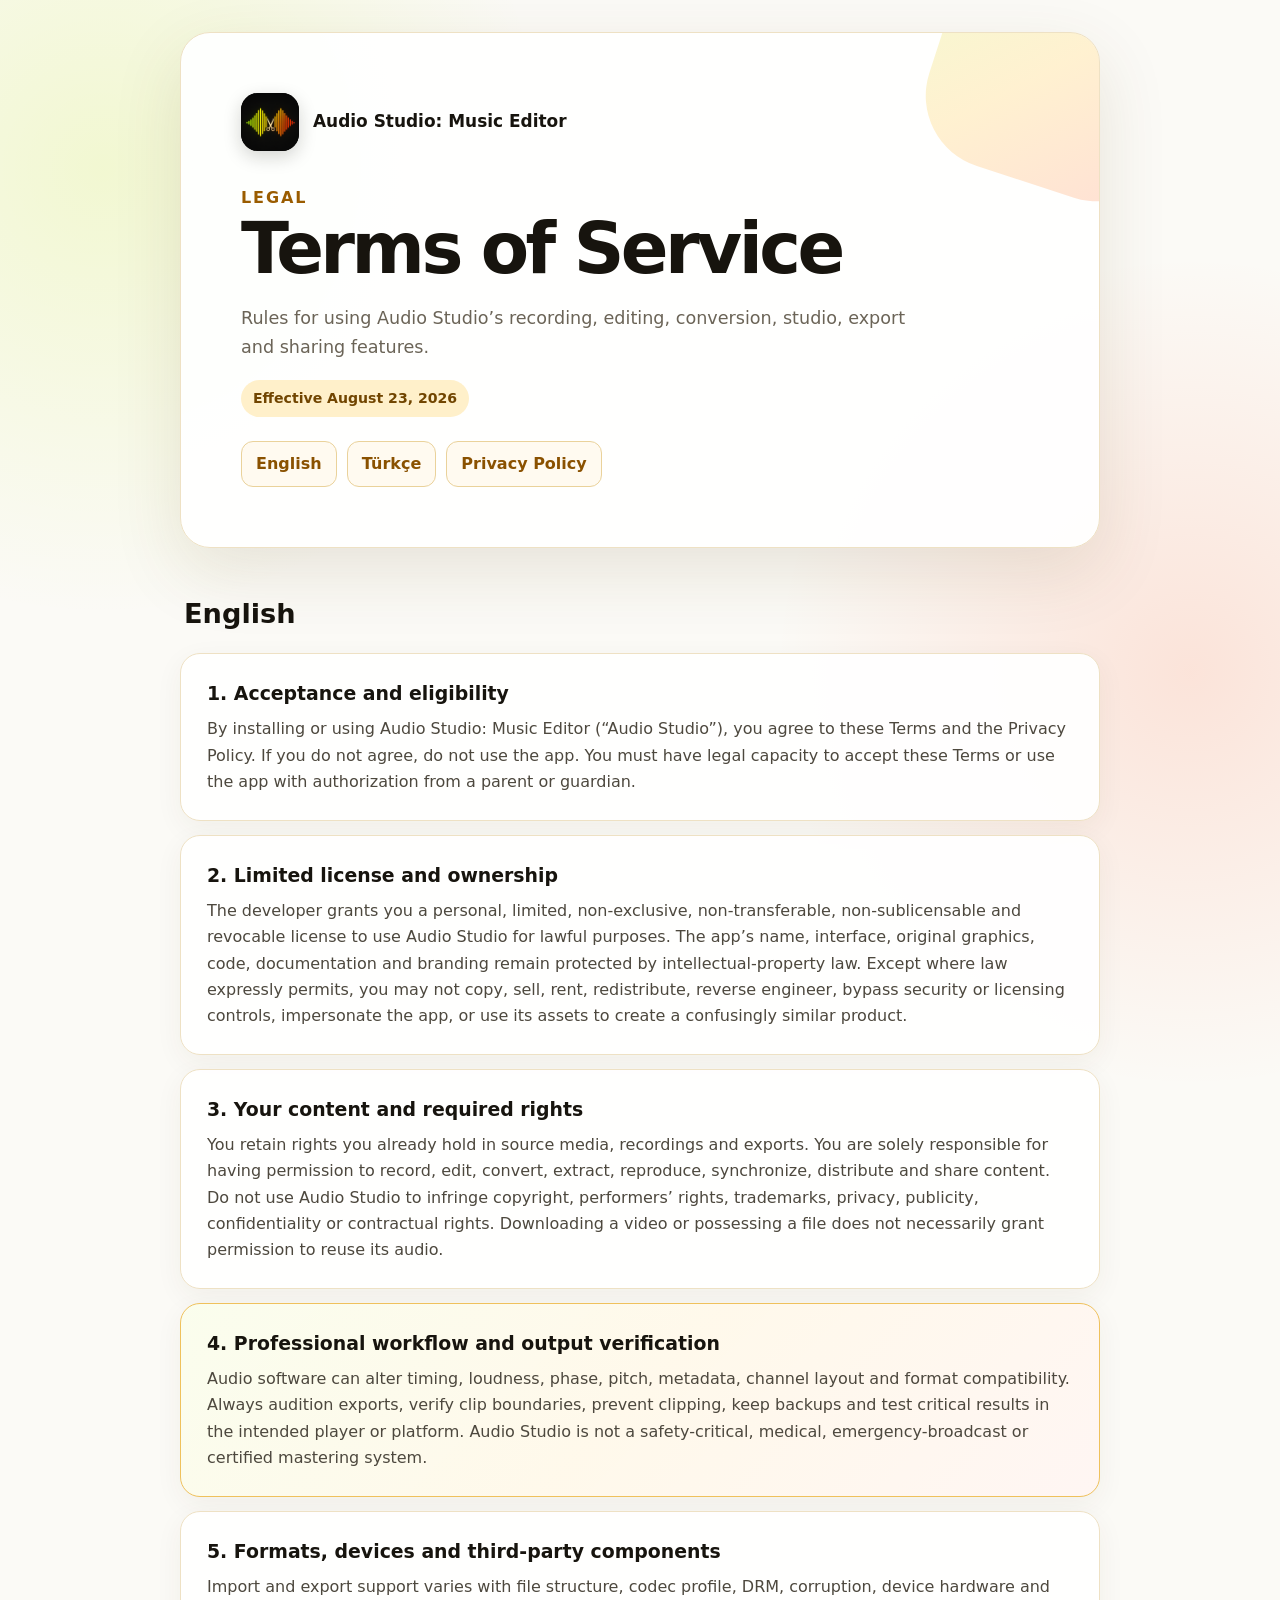
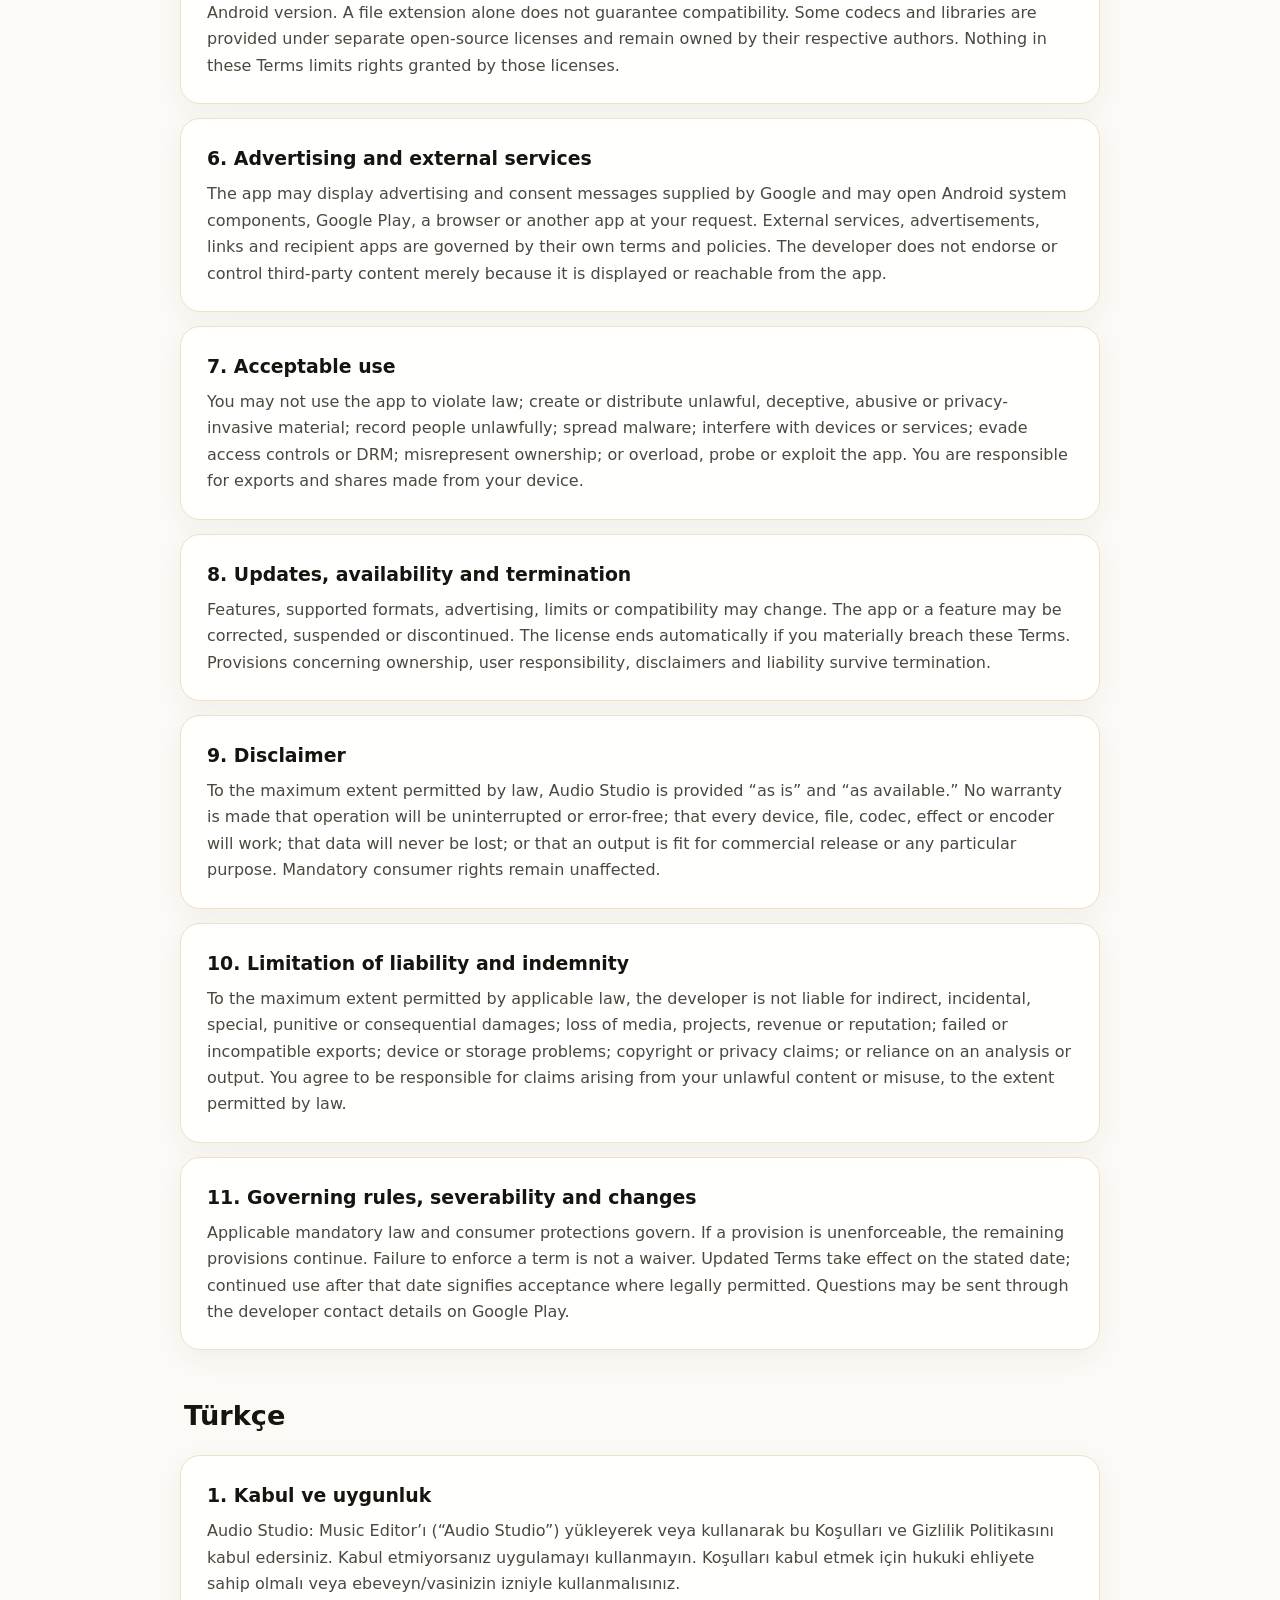
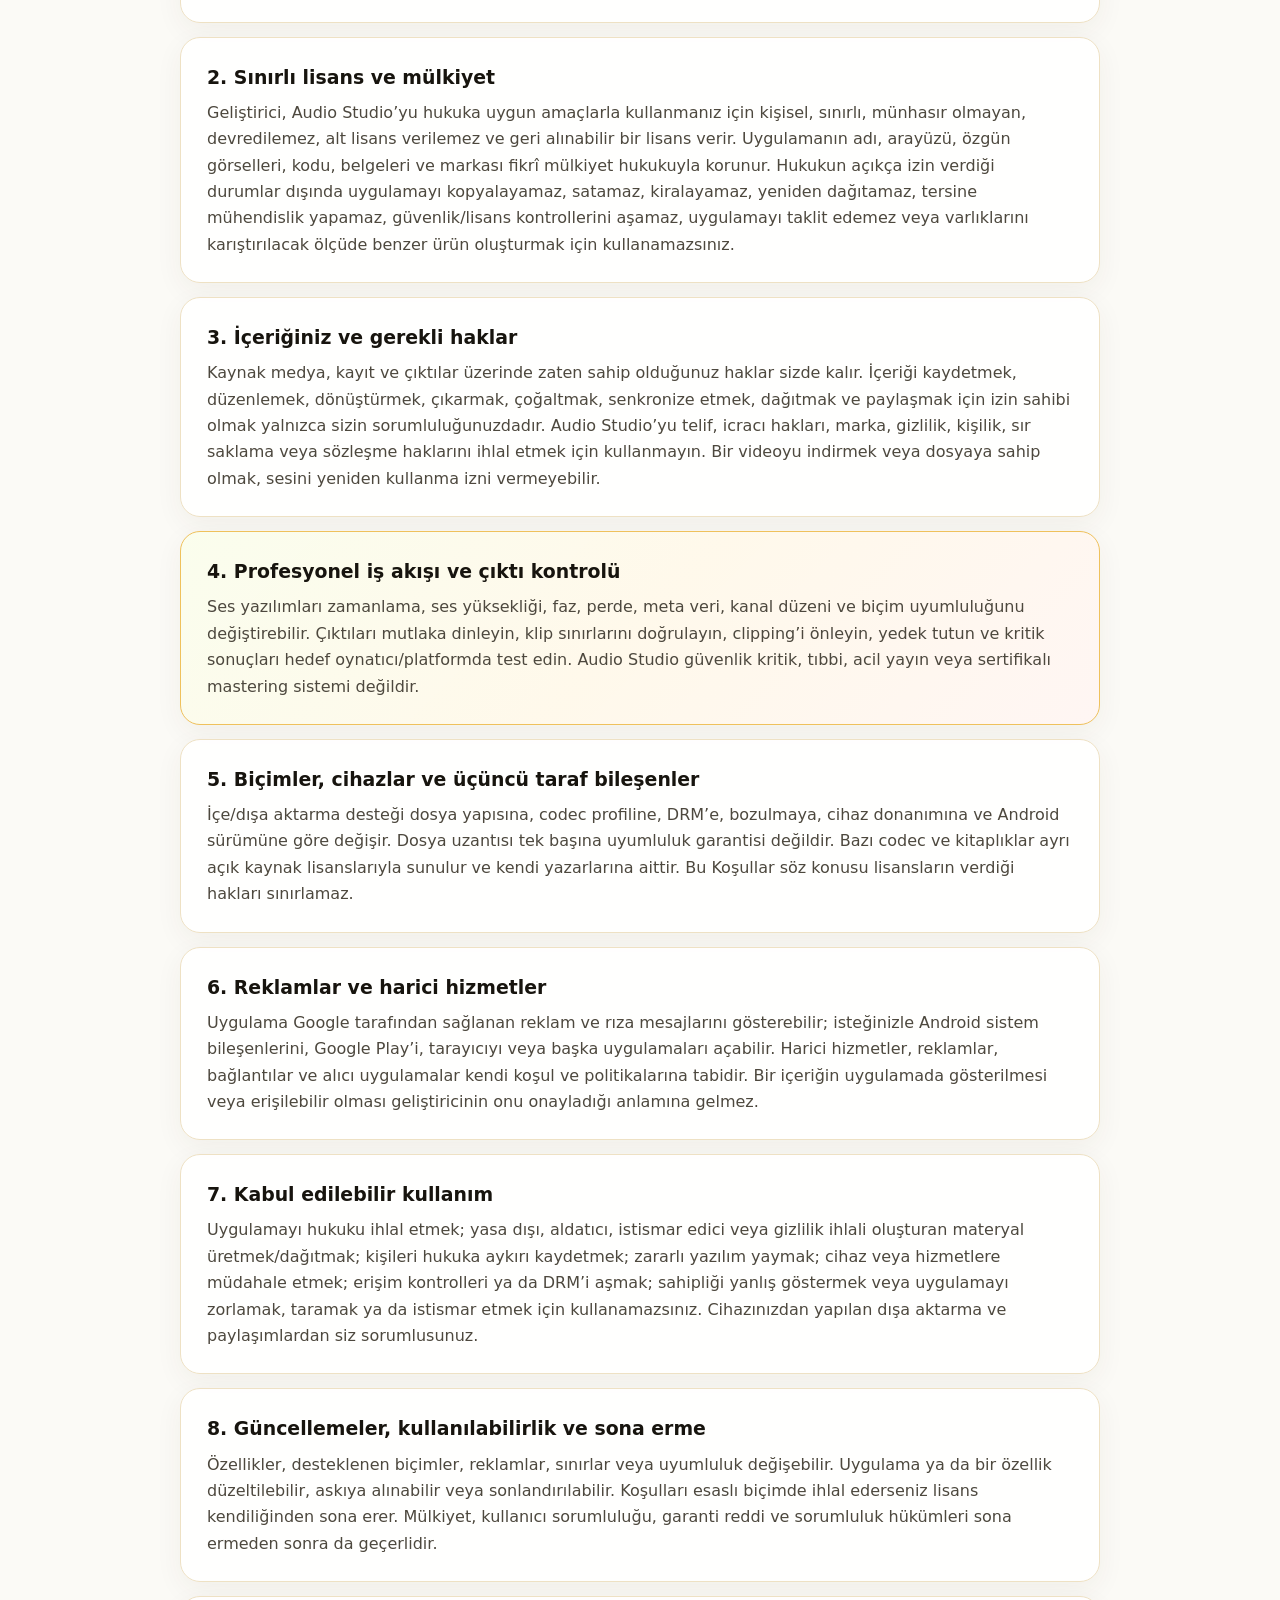
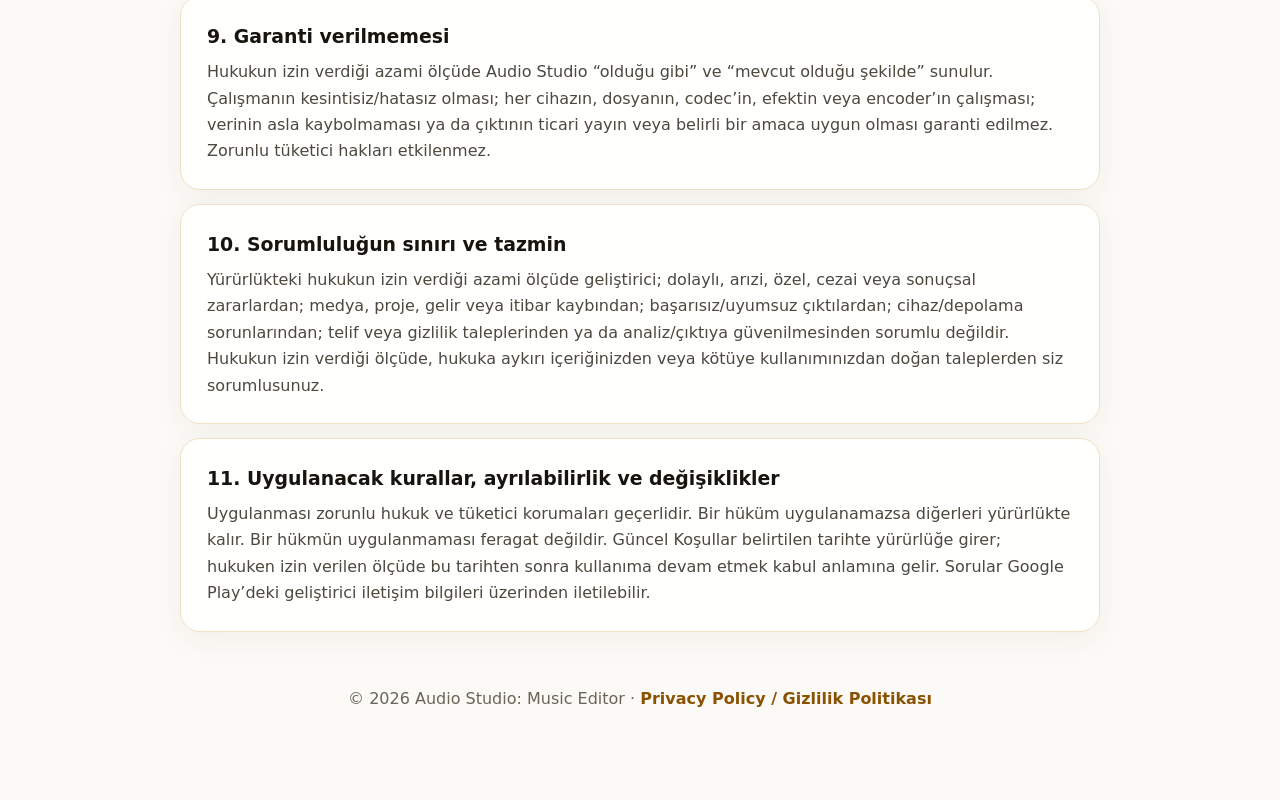
<file: audio-studio/terms-of-service.html>
<!doctype html>
<html lang="en"><head><meta charset="utf-8"><meta name="viewport" content="width=device-width,initial-scale=1"><meta name="theme-color" content="#ffb000"><meta name="description" content="Terms of Service for Audio Studio: Music Editor"><title>Audio Studio: Music Editor — Terms of Service</title><link rel="stylesheet" href="styles.css"></head>
<body><main><header><div class="brand"><img class="brand-logo" src="app_logo.png" alt="Audio Studio: Music Editor logo" width="58" height="58"><strong>Audio Studio: Music Editor</strong></div><p class="eyebrow">Legal</p><h1>Terms of Service</h1><p class="lead">Rules for using Audio Studio’s recording, editing, conversion, studio, export and sharing features.</p><div class="meta">Effective August 23, 2026</div><nav><a href="#english">English</a><a href="#turkce">Türkçe</a><a href="index.html">Privacy Policy</a></nav></header>
<h2 class="language-title" id="english">English</h2>
<section><h2>1. Acceptance and eligibility</h2><p>By installing or using Audio Studio: Music Editor (“Audio Studio”), you agree to these Terms and the Privacy Policy. If you do not agree, do not use the app. You must have legal capacity to accept these Terms or use the app with authorization from a parent or guardian.</p></section>
<section><h2>2. Limited license and ownership</h2><p>The developer grants you a personal, limited, non-exclusive, non-transferable, non-sublicensable and revocable license to use Audio Studio for lawful purposes. The app’s name, interface, original graphics, code, documentation and branding remain protected by intellectual-property law. Except where law expressly permits, you may not copy, sell, rent, redistribute, reverse engineer, bypass security or licensing controls, impersonate the app, or use its assets to create a confusingly similar product.</p></section>
<section><h2>3. Your content and required rights</h2><p>You retain rights you already hold in source media, recordings and exports. You are solely responsible for having permission to record, edit, convert, extract, reproduce, synchronize, distribute and share content. Do not use Audio Studio to infringe copyright, performers’ rights, trademarks, privacy, publicity, confidentiality or contractual rights. Downloading a video or possessing a file does not necessarily grant permission to reuse its audio.</p></section>
<section class="notice"><h2>4. Professional workflow and output verification</h2><p>Audio software can alter timing, loudness, phase, pitch, metadata, channel layout and format compatibility. Always audition exports, verify clip boundaries, prevent clipping, keep backups and test critical results in the intended player or platform. Audio Studio is not a safety-critical, medical, emergency-broadcast or certified mastering system.</p></section>
<section><h2>5. Formats, devices and third-party components</h2><p>Import and export support varies with file structure, codec profile, DRM, corruption, device hardware and Android version. A file extension alone does not guarantee compatibility. Some codecs and libraries are provided under separate open-source licenses and remain owned by their respective authors. Nothing in these Terms limits rights granted by those licenses.</p></section>
<section><h2>6. Advertising and external services</h2><p>The app may display advertising and consent messages supplied by Google and may open Android system components, Google Play, a browser or another app at your request. External services, advertisements, links and recipient apps are governed by their own terms and policies. The developer does not endorse or control third-party content merely because it is displayed or reachable from the app.</p></section>
<section><h2>7. Acceptable use</h2><p>You may not use the app to violate law; create or distribute unlawful, deceptive, abusive or privacy-invasive material; record people unlawfully; spread malware; interfere with devices or services; evade access controls or DRM; misrepresent ownership; or overload, probe or exploit the app. You are responsible for exports and shares made from your device.</p></section>
<section><h2>8. Updates, availability and termination</h2><p>Features, supported formats, advertising, limits or compatibility may change. The app or a feature may be corrected, suspended or discontinued. The license ends automatically if you materially breach these Terms. Provisions concerning ownership, user responsibility, disclaimers and liability survive termination.</p></section>
<section><h2>9. Disclaimer</h2><p>To the maximum extent permitted by law, Audio Studio is provided “as is” and “as available.” No warranty is made that operation will be uninterrupted or error-free; that every device, file, codec, effect or encoder will work; that data will never be lost; or that an output is fit for commercial release or any particular purpose. Mandatory consumer rights remain unaffected.</p></section>
<section><h2>10. Limitation of liability and indemnity</h2><p>To the maximum extent permitted by applicable law, the developer is not liable for indirect, incidental, special, punitive or consequential damages; loss of media, projects, revenue or reputation; failed or incompatible exports; device or storage problems; copyright or privacy claims; or reliance on an analysis or output. You agree to be responsible for claims arising from your unlawful content or misuse, to the extent permitted by law.</p></section>
<section><h2>11. Governing rules, severability and changes</h2><p>Applicable mandatory law and consumer protections govern. If a provision is unenforceable, the remaining provisions continue. Failure to enforce a term is not a waiver. Updated Terms take effect on the stated date; continued use after that date signifies acceptance where legally permitted. Questions may be sent through the developer contact details on Google Play.</p></section>
<h2 class="language-title" id="turkce">Türkçe</h2>
<section><h2>1. Kabul ve uygunluk</h2><p>Audio Studio: Music Editor’ı (“Audio Studio”) yükleyerek veya kullanarak bu Koşulları ve Gizlilik Politikasını kabul edersiniz. Kabul etmiyorsanız uygulamayı kullanmayın. Koşulları kabul etmek için hukuki ehliyete sahip olmalı veya ebeveyn/vasinizin izniyle kullanmalısınız.</p></section>
<section><h2>2. Sınırlı lisans ve mülkiyet</h2><p>Geliştirici, Audio Studio’yu hukuka uygun amaçlarla kullanmanız için kişisel, sınırlı, münhasır olmayan, devredilemez, alt lisans verilemez ve geri alınabilir bir lisans verir. Uygulamanın adı, arayüzü, özgün görselleri, kodu, belgeleri ve markası fikrî mülkiyet hukukuyla korunur. Hukukun açıkça izin verdiği durumlar dışında uygulamayı kopyalayamaz, satamaz, kiralayamaz, yeniden dağıtamaz, tersine mühendislik yapamaz, güvenlik/lisans kontrollerini aşamaz, uygulamayı taklit edemez veya varlıklarını karıştırılacak ölçüde benzer ürün oluşturmak için kullanamazsınız.</p></section>
<section><h2>3. İçeriğiniz ve gerekli haklar</h2><p>Kaynak medya, kayıt ve çıktılar üzerinde zaten sahip olduğunuz haklar sizde kalır. İçeriği kaydetmek, düzenlemek, dönüştürmek, çıkarmak, çoğaltmak, senkronize etmek, dağıtmak ve paylaşmak için izin sahibi olmak yalnızca sizin sorumluluğunuzdadır. Audio Studio’yu telif, icracı hakları, marka, gizlilik, kişilik, sır saklama veya sözleşme haklarını ihlal etmek için kullanmayın. Bir videoyu indirmek veya dosyaya sahip olmak, sesini yeniden kullanma izni vermeyebilir.</p></section>
<section class="notice"><h2>4. Profesyonel iş akışı ve çıktı kontrolü</h2><p>Ses yazılımları zamanlama, ses yüksekliği, faz, perde, meta veri, kanal düzeni ve biçim uyumluluğunu değiştirebilir. Çıktıları mutlaka dinleyin, klip sınırlarını doğrulayın, clipping’i önleyin, yedek tutun ve kritik sonuçları hedef oynatıcı/platformda test edin. Audio Studio güvenlik kritik, tıbbi, acil yayın veya sertifikalı mastering sistemi değildir.</p></section>
<section><h2>5. Biçimler, cihazlar ve üçüncü taraf bileşenler</h2><p>İçe/dışa aktarma desteği dosya yapısına, codec profiline, DRM’e, bozulmaya, cihaz donanımına ve Android sürümüne göre değişir. Dosya uzantısı tek başına uyumluluk garantisi değildir. Bazı codec ve kitaplıklar ayrı açık kaynak lisanslarıyla sunulur ve kendi yazarlarına aittir. Bu Koşullar söz konusu lisansların verdiği hakları sınırlamaz.</p></section>
<section><h2>6. Reklamlar ve harici hizmetler</h2><p>Uygulama Google tarafından sağlanan reklam ve rıza mesajlarını gösterebilir; isteğinizle Android sistem bileşenlerini, Google Play’i, tarayıcıyı veya başka uygulamaları açabilir. Harici hizmetler, reklamlar, bağlantılar ve alıcı uygulamalar kendi koşul ve politikalarına tabidir. Bir içeriğin uygulamada gösterilmesi veya erişilebilir olması geliştiricinin onu onayladığı anlamına gelmez.</p></section>
<section><h2>7. Kabul edilebilir kullanım</h2><p>Uygulamayı hukuku ihlal etmek; yasa dışı, aldatıcı, istismar edici veya gizlilik ihlali oluşturan materyal üretmek/dağıtmak; kişileri hukuka aykırı kaydetmek; zararlı yazılım yaymak; cihaz veya hizmetlere müdahale etmek; erişim kontrolleri ya da DRM’i aşmak; sahipliği yanlış göstermek veya uygulamayı zorlamak, taramak ya da istismar etmek için kullanamazsınız. Cihazınızdan yapılan dışa aktarma ve paylaşımlardan siz sorumlusunuz.</p></section>
<section><h2>8. Güncellemeler, kullanılabilirlik ve sona erme</h2><p>Özellikler, desteklenen biçimler, reklamlar, sınırlar veya uyumluluk değişebilir. Uygulama ya da bir özellik düzeltilebilir, askıya alınabilir veya sonlandırılabilir. Koşulları esaslı biçimde ihlal ederseniz lisans kendiliğinden sona erer. Mülkiyet, kullanıcı sorumluluğu, garanti reddi ve sorumluluk hükümleri sona ermeden sonra da geçerlidir.</p></section>
<section><h2>9. Garanti verilmemesi</h2><p>Hukukun izin verdiği azami ölçüde Audio Studio “olduğu gibi” ve “mevcut olduğu şekilde” sunulur. Çalışmanın kesintisiz/hatasız olması; her cihazın, dosyanın, codec’in, efektin veya encoder’ın çalışması; verinin asla kaybolmaması ya da çıktının ticari yayın veya belirli bir amaca uygun olması garanti edilmez. Zorunlu tüketici hakları etkilenmez.</p></section>
<section><h2>10. Sorumluluğun sınırı ve tazmin</h2><p>Yürürlükteki hukukun izin verdiği azami ölçüde geliştirici; dolaylı, arızi, özel, cezai veya sonuçsal zararlardan; medya, proje, gelir veya itibar kaybından; başarısız/uyumsuz çıktılardan; cihaz/depolama sorunlarından; telif veya gizlilik taleplerinden ya da analiz/çıktıya güvenilmesinden sorumlu değildir. Hukukun izin verdiği ölçüde, hukuka aykırı içeriğinizden veya kötüye kullanımınızdan doğan taleplerden siz sorumlusunuz.</p></section>
<section><h2>11. Uygulanacak kurallar, ayrılabilirlik ve değişiklikler</h2><p>Uygulanması zorunlu hukuk ve tüketici korumaları geçerlidir. Bir hüküm uygulanamazsa diğerleri yürürlükte kalır. Bir hükmün uygulanmaması feragat değildir. Güncel Koşullar belirtilen tarihte yürürlüğe girer; hukuken izin verilen ölçüde bu tarihten sonra kullanıma devam etmek kabul anlamına gelir. Sorular Google Play’deki geliştirici iletişim bilgileri üzerinden iletilebilir.</p></section>
<footer>© 2026 Audio Studio: Music Editor · <a href="index.html">Privacy Policy / Gizlilik Politikası</a></footer></main></body></html>
</file>
<file: styles.css>
:root {
  color-scheme: light;
  --ink: #17142a;
  --muted: #625f74;
  --line: #e5e0f2;
  --purple: #b531ef;
  --blue: #09b9ef;
  --panel: rgba(255,255,255,.92);
}
* { box-sizing: border-box; }
html { scroll-behavior: smooth; }
body {
  margin: 0;
  color: var(--ink);
  background:
    radial-gradient(circle at 8% 3%, rgba(181,49,239,.12), transparent 28rem),
    radial-gradient(circle at 93% 12%, rgba(9,185,239,.13), transparent 26rem),
    #f8f7fc;
  font: 16px/1.65 system-ui, -apple-system, BlinkMacSystemFont, "Segoe UI", sans-serif;
}
main { width: min(900px, calc(100% - 32px)); margin: 32px auto 64px; }
header {
  position: relative;
  overflow: hidden;
  padding: clamp(28px, 6vw, 60px);
  border: 1px solid var(--line);
  border-radius: 30px;
  background: var(--panel);
  box-shadow: 0 24px 70px rgba(66,45,110,.12);
}
header::after {
  content: "";
  position: absolute;
  width: 240px;
  height: 240px;
  right: -90px;
  top: -90px;
  border-radius: 72px;
  background: linear-gradient(135deg, var(--purple), var(--blue));
  opacity: .12;
  transform: rotate(18deg);
}
.brand { display: flex; align-items: center; gap: 14px; position: relative; z-index: 1; }
.brand img { width: 58px; height: 58px; object-fit: cover; border-radius: 17px; background: white; }
.brand strong { font-size: 1.06rem; }
.eyebrow { margin: 34px 0 2px; color: #7b45d8; font-weight: 800; letter-spacing: .12em; text-transform: uppercase; }
h1 { margin: 0; font-size: clamp(2.25rem, 7vw, 4.4rem); line-height: 1.04; letter-spacing: -.05em; }
.lead { max-width: 680px; color: var(--muted); font-size: 1.1rem; }
.meta { display: inline-flex; padding: 7px 12px; border-radius: 999px; background: #eee9fb; color: #563d88; font-weight: 700; font-size: .88rem; }
nav { display: flex; flex-wrap: wrap; gap: 10px; margin-top: 24px; }
nav a, footer a { color: #5f3fc2; font-weight: 750; text-decoration: none; }
nav a { padding: 9px 14px; border: 1px solid #ddd4f4; border-radius: 12px; background: #faf8ff; }
nav a:hover { border-color: #a885ec; }
.language-title { margin: 44px 4px 16px; font-size: 1.7rem; }
section {
  margin: 14px 0;
  padding: 24px 26px;
  border: 1px solid var(--line);
  border-radius: 20px;
  background: var(--panel);
  box-shadow: 0 8px 28px rgba(55,42,90,.055);
}
section.notice { border-color: #cabaf1; background: linear-gradient(135deg, rgba(181,49,239,.07), rgba(9,185,239,.07)), white; }
section h2 { margin: 0 0 7px; font-size: 1.18rem; }
section p { margin: 0; color: #454156; }
footer { margin-top: 30px; padding: 24px 4px; color: var(--muted); text-align: center; }
@media (max-width: 540px) {
  main { width: min(100% - 20px, 900px); margin-top: 10px; }
  header { border-radius: 22px; padding: 24px 20px; }
  section { padding: 20px; }
  .brand strong { max-width: 220px; line-height: 1.3; }
}
</file>
<file: audio-studio/styles.css>
:root{color-scheme:light;--ink:#17140e;--muted:#6b6457;--line:#eee1c4;--amber:#ffb000;--lime:#bde900;--red:#ff4b18;--panel:rgba(255,255,255,.94)}*{box-sizing:border-box}html{scroll-behavior:smooth}body{margin:0;color:var(--ink);background:radial-gradient(circle at 8% 3%,rgba(189,233,0,.15),transparent 28rem),radial-gradient(circle at 93% 12%,rgba(255,75,24,.13),transparent 26rem),#fbfaf6;font:16px/1.65 system-ui,-apple-system,BlinkMacSystemFont,"Segoe UI",sans-serif}main{width:min(920px,calc(100% - 32px));margin:32px auto 64px}header{position:relative;overflow:hidden;padding:clamp(28px,6vw,60px);border:1px solid var(--line);border-radius:30px;background:var(--panel);box-shadow:0 24px 70px rgba(90,66,20,.12)}header:after{content:"";position:absolute;width:250px;height:250px;right:-90px;top:-95px;border-radius:74px;background:linear-gradient(135deg,var(--lime),var(--amber),var(--red));opacity:.18;transform:rotate(18deg)}.brand{display:flex;align-items:center;gap:14px;position:relative;z-index:1}.brand-logo{display:block;width:58px;height:58px;border-radius:17px;object-fit:cover;background:#080808;box-shadow:0 6px 18px rgba(23,20,14,.18)}.brand strong{font-size:1.06rem}.eyebrow{margin:34px 0 2px;color:#9a5c00;font-weight:800;letter-spacing:.12em;text-transform:uppercase}h1{margin:0;font-size:clamp(2.25rem,7vw,4.4rem);line-height:1.04;letter-spacing:-.05em}.lead{max-width:700px;color:var(--muted);font-size:1.1rem}.meta{display:inline-flex;padding:7px 12px;border-radius:999px;background:#fff0ca;color:#714500;font-weight:700;font-size:.88rem}nav{display:flex;flex-wrap:wrap;gap:10px;margin-top:24px}a{color:#8a5100;font-weight:750;text-decoration:none}nav a{padding:9px 14px;border:1px solid #ead29b;border-radius:12px;background:#fffaf0}.language-title{margin:44px 4px 16px;font-size:1.7rem}section{margin:14px 0;padding:24px 26px;border:1px solid var(--line);border-radius:20px;background:var(--panel);box-shadow:0 8px 28px rgba(80,59,18,.055)}section.notice{border-color:#efc15c;background:linear-gradient(135deg,rgba(189,233,0,.07),rgba(255,176,0,.08),rgba(255,75,24,.05)),white}section h2{margin:0 0 7px;font-size:1.18rem}section p{margin:0;color:#4d483e}footer{margin-top:30px;padding:24px 4px;color:var(--muted);text-align:center}@media(max-width:540px){main{width:min(100% - 20px,920px);margin-top:10px}header{border-radius:22px;padding:24px 20px}section{padding:20px}.brand strong{max-width:220px;line-height:1.3}}
</file>
